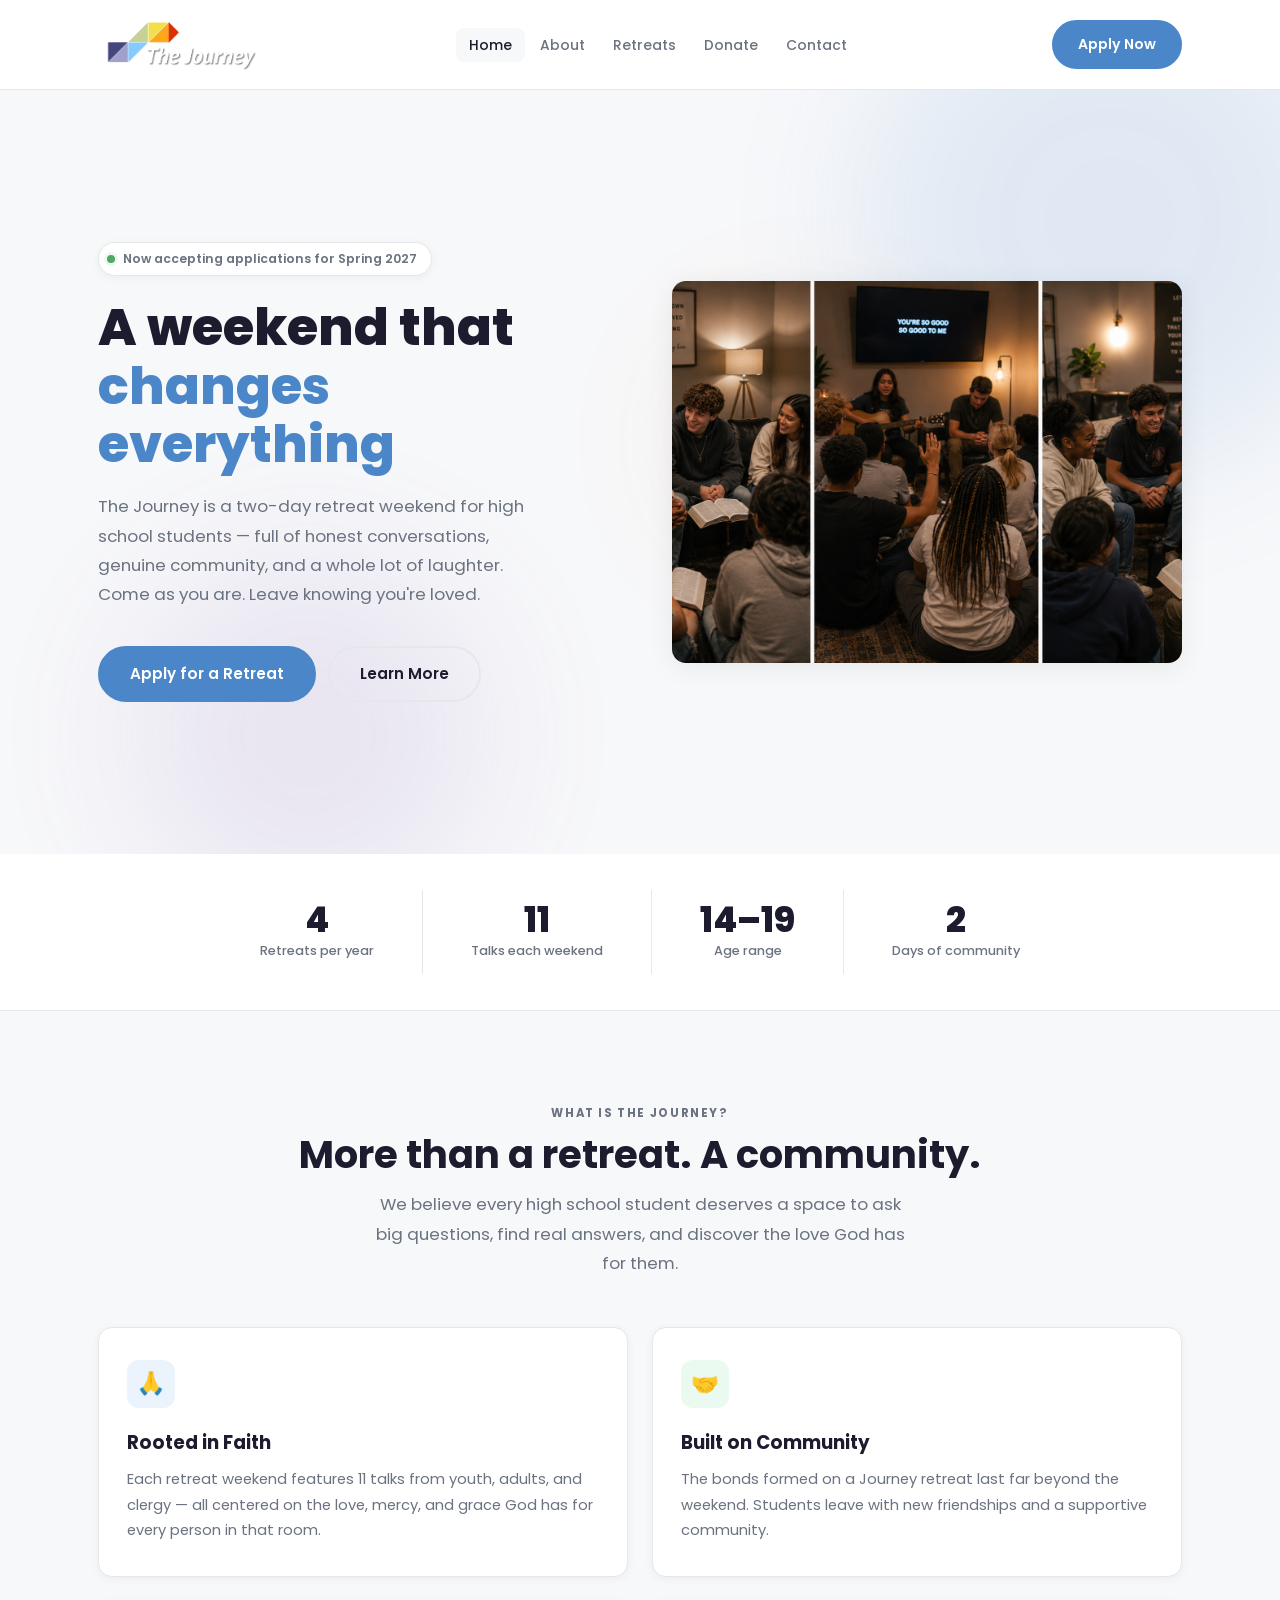
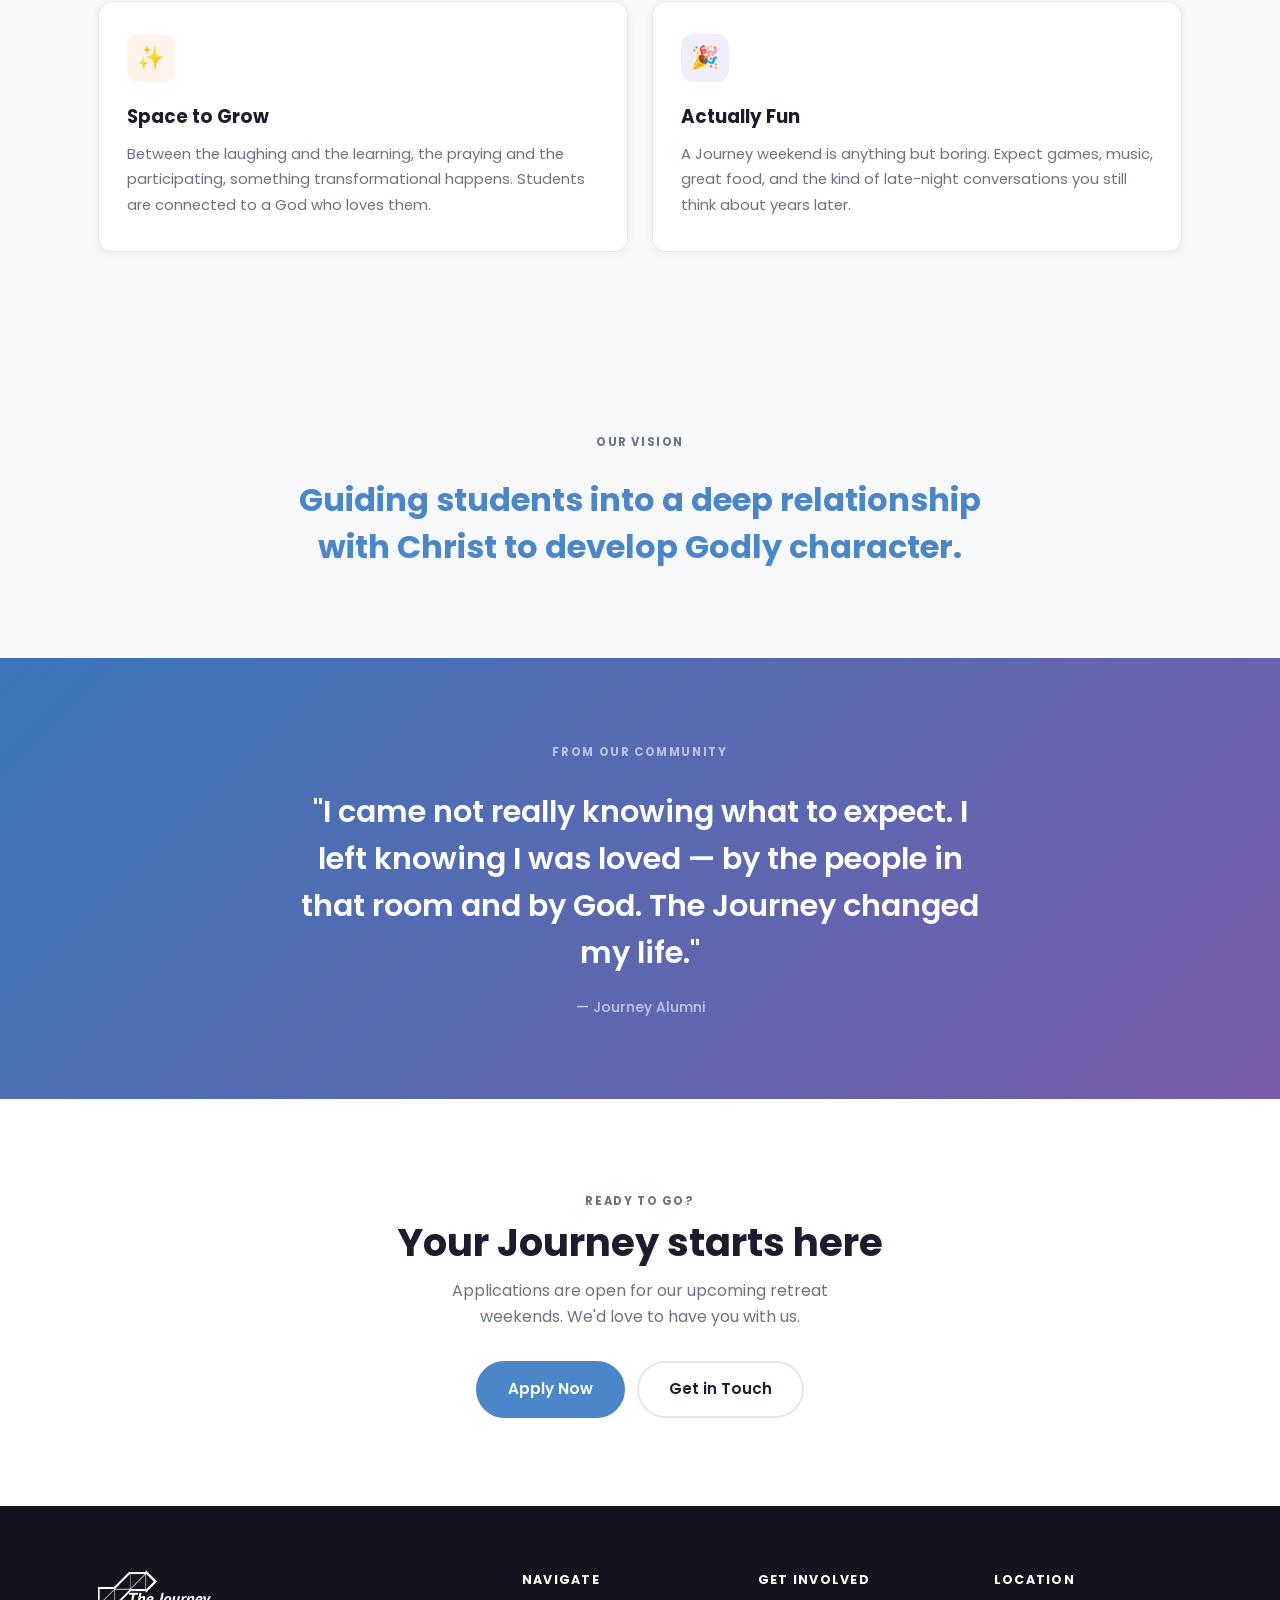
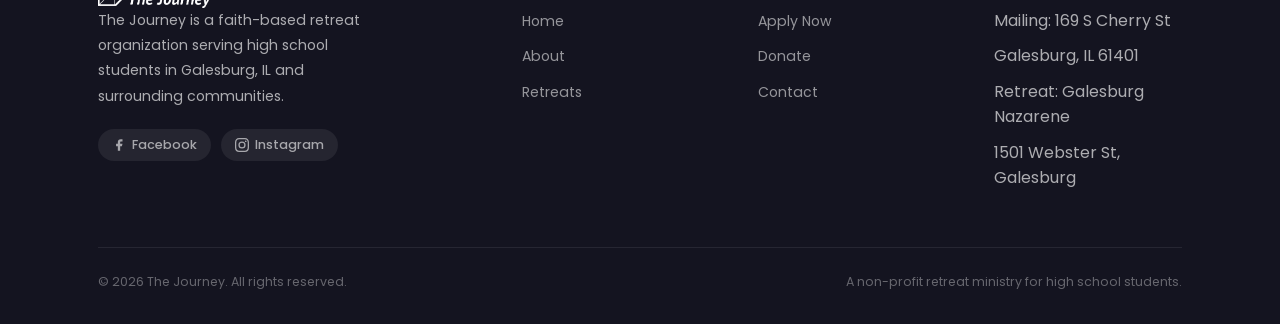
<file: index.html>
<!DOCTYPE html>
<html lang="en">
<head>
  <meta charset="UTF-8" />
  <meta name="viewport" content="width=device-width, initial-scale=1.0" />
  <title>The Journey — Retreat Weekends for High School Students</title>
  <meta name="description" content="The Journey hosts faith-based retreat weekends for high school students in the Galesburg, IL area. A weekend of laughter, growth, faith, and friendship." />
  <link rel="apple-touch-icon" sizes="180x180" href="images/favicon/apple-touch-icon.png">
  <link rel="icon" type="image/png" sizes="32x32" href="images/favicon/favicon-32x32.png">
  <link rel="icon" type="image/png" sizes="16x16" href="images/favicon/favicon-16x16.png">
  <link rel="manifest" href="images/favicon/site.webmanifest">
  <link rel="stylesheet" href="css/styles.css?v=3" />
</head>
<body>

  <!-- ===== NAVBAR ===== -->
  <nav class="navbar">
    <div class="container">
      <a href="index.html" class="nav-logo">
        <img src="images/logo.png" alt="The Journey" class="nav-logo-img">
      </a>
      <ul class="nav-links">
        <li><a href="index.html" class="active">Home</a></li>
        <li><a href="about.html">About</a></li>
        <li><a href="retreats.html">Retreats</a></li>
        <li><a href="donate.html">Donate</a></li>
        <li><a href="contact.html">Contact</a></li>
      </ul>
      <div class="nav-right">
        <a href="application.html" class="btn btn-primary">Apply Now</a>
        <button class="hamburger" aria-label="Open menu">
          <span></span><span></span><span></span>
        </button>
      </div>
    </div>
  </nav>

  <!-- Mobile Menu -->
  <div class="mobile-menu">
    <a href="index.html">Home</a>
    <a href="about.html">About</a>
    <a href="retreats.html">Retreats</a>
    <a href="donate.html">Donate</a>
    <a href="contact.html">Contact</a>
    <a href="application.html" class="btn btn-primary">Apply Now</a>
  </div>

  <!-- ===== HERO ===== -->
  <section class="hero">
    <div class="hero-blobs">
      <div class="blob blob-1"></div>
      <div class="blob blob-2"></div>
      <div class="blob blob-3"></div>
    </div>
    <div class="container">
      <div class="hero-content">
        <div class="hero-badge">
          <span class="badge-dot"></span>
          <span id="hero-season-badge">Now accepting applications for Spring 2026</span>
        </div>
        <h1>A weekend that <em>changes everything</em></h1>
        <p class="hero-desc">
          The Journey is a two-day retreat weekend for high school students — full of honest conversations,
          genuine community, and a whole lot of laughter. Come as you are. Leave knowing you're loved.
        </p>
        <div class="hero-actions">
          <a href="application.html" class="btn btn-primary btn-lg">Apply for a Retreat</a>
          <a href="about.html" class="btn btn-ghost btn-lg">Learn More</a>
        </div>
      </div>
      <div class="hero-img-wrap">
        <img src="images/hero.png" alt="Students at a Journey retreat" class="hero-photo">
      </div>
    </div>
  </section>

  <!-- ===== STATS BAR ===== -->
  <div class="stats-bar">
    <div class="container">
      <div class="stats-grid">
        <div class="stat">
          <div class="stat-num">4</div>
          <div class="stat-label">Retreats per year</div>
        </div>
        <div class="stat">
          <div class="stat-num">11</div>
          <div class="stat-label">Talks each weekend</div>
        </div>
        <div class="stat">
          <div class="stat-num">14–19</div>
          <div class="stat-label">Age range</div>
        </div>
        <div class="stat">
          <div class="stat-num">2</div>
          <div class="stat-label">Days of community</div>
        </div>
      </div>
    </div>
  </div>

  <!-- ===== WHAT IS THE JOURNEY ===== -->
  <section class="section-alt">
    <div class="container">
      <div class="tc">
        <span class="eyebrow">What is The Journey?</span>
        <h2>More than a retreat. A community.</h2>
        <p class="section-lead">
          We believe every high school student deserves a space to ask big questions,
          find real answers, and discover the love God has for them.
        </p>
      </div>
      <div class="cards-grid" style="grid-template-columns: repeat(2, 1fr);">
        <div class="card">
          <div class="card-icon card-icon-blue">🙏</div>
          <h3>Rooted in Faith</h3>
          <p>
            Each retreat weekend features 11 talks from youth, adults, and clergy — all centered
            on the love, mercy, and grace God has for every person in that room.
          </p>
        </div>
        <div class="card">
          <div class="card-icon card-icon-green">🤝</div>
          <h3>Built on Community</h3>
          <p>
            The bonds formed on a Journey retreat last far beyond the weekend.
            Students leave with new friendships and a supportive community.
          </p>
        </div>
        <div class="card">
          <div class="card-icon card-icon-orange">✨</div>
          <h3>Space to Grow</h3>
          <p>
            Between the laughing and the learning, the praying and the participating,
            something transformational happens. Students are connected to a God who loves them.
          </p>
        </div>
        <div class="card">
          <div class="card-icon card-icon-purple">🎉</div>
          <h3>Actually Fun</h3>
          <p>
            A Journey weekend is anything but boring. Expect games, music, great food,
            and the kind of late-night conversations you still think about years later.
          </p>
        </div>
      </div>
    </div>
  </section>

  <!-- ===== VISION CALLOUT ===== -->
  <section class="vision-callout-section">
    <div class="container tc">
      <span class="eyebrow">Our Vision</span>
      <p class="vision-callout-text">Guiding students into a deep relationship with Christ to develop Godly character.</p>
    </div>
  </section>

  <!-- ===== QUOTE BAND ===== -->
  <div class="quote-band">
    <div class="container">
      <span class="eyebrow">From our community</span>
      <p class="quote-text">
        "I came not really knowing what to expect. I left knowing I was loved — by the people in that room
        and by God. The Journey changed my life."
      </p>
      <p class="quote-attr">— Journey Alumni</p>
    </div>
  </div>

  <!-- ===== CTA SECTION ===== -->
  <section class="cta-section">
    <div class="container">
      <span class="eyebrow">Ready to go?</span>
      <h2>Your Journey starts here</h2>
      <p>Applications are open for our upcoming retreat weekends. We'd love to have you with us.</p>
      <div class="cta-actions">
        <a href="application.html" class="btn btn-primary btn-lg">Apply Now</a>
        <a href="contact.html" class="btn btn-ghost btn-lg">Get in Touch</a>
      </div>
    </div>
  </section>

  <!-- ===== FOOTER ===== -->
  <footer>
    <div class="container">
      <div class="footer-grid">
        <div class="footer-brand">
          <img src="images/logo-white.png" alt="The Journey" class="footer-logo-img">
          <p>
            The Journey is a faith-based retreat organization serving high school students
            in Galesburg, IL and surrounding communities.
          </p>
          <div class="footer-social">
            <a href="https://www.facebook.com/thejourney.galesburg/" class="social-pill" aria-label="Facebook" target="_blank" rel="noopener">
              <svg viewBox="0 0 24 24" fill="currentColor"><path d="M18 2h-3a5 5 0 00-5 5v3H7v4h3v8h4v-8h3l1-4h-4V7a1 1 0 011-1h3z"/></svg>
              Facebook
            </a>
          <a href="https://www.instagram.com/thejourney.galesburg/" class="social-pill" aria-label="Instagram" target="_blank" rel="noopener">
              <svg viewBox="0 0 24 24" fill="currentColor" width="16" height="16"><path d="M12 2.163c3.204 0 3.584.012 4.85.07 3.252.148 4.771 1.691 4.919 4.919.058 1.265.069 1.645.069 4.849 0 3.205-.012 3.584-.069 4.849-.149 3.225-1.664 4.771-4.919 4.919-1.266.058-1.644.07-4.85.07-3.204 0-3.584-.012-4.849-.07-3.26-.149-4.771-1.699-4.919-4.92-.058-1.265-.07-1.644-.07-4.849 0-3.204.013-3.583.07-4.849.149-3.227 1.664-4.771 4.919-4.919 1.266-.057 1.645-.069 4.849-.069zM12 0C8.741 0 8.333.014 7.053.072 2.695.272.273 2.69.073 7.052.014 8.333 0 8.741 0 12c0 3.259.014 3.668.072 4.948.2 4.358 2.618 6.78 6.98 6.98C8.333 23.986 8.741 24 12 24c3.259 0 3.668-.014 4.948-.072 4.354-.2 6.782-2.618 6.979-6.98.059-1.28.073-1.689.073-4.948 0-3.259-.014-3.667-.072-4.947-.196-4.354-2.617-6.78-6.979-6.98C15.668.014 15.259 0 12 0zm0 5.838a6.162 6.162 0 1 0 0 12.324 6.162 6.162 0 0 0 0-12.324zM12 16a4 4 0 1 1 0-8 4 4 0 0 1 0 8zm6.406-11.845a1.44 1.44 0 1 0 0 2.881 1.44 1.44 0 0 0 0-2.881z"/></svg>
              Instagram
            </a>
          </div>
        </div>
        <div class="footer-col">
          <h4>Navigate</h4>
          <ul>
            <li><a href="index.html">Home</a></li>
            <li><a href="about.html">About</a></li>
            <li><a href="retreats.html">Retreats</a></li>
              </ul>
        </div>
        <div class="footer-col">
          <h4>Get Involved</h4>
          <ul>
            <li><a href="application.html">Apply Now</a></li>
            <li><a href="donate.html">Donate</a></li>
            <li><a href="contact.html">Contact</a></li>
          </ul>
        </div>
        <div class="footer-col">
          <h4>Location</h4>
          <ul>
            <li>Mailing: 169 S Cherry St</li>
            <li>Galesburg, IL 61401</li>
            <li>Retreat: Galesburg Nazarene</li>
            <li>1501 Webster St, Galesburg</li>
          </ul>
        </div>
      </div>
      <div class="footer-bottom">
        <span>&copy; 2026 The Journey. All rights reserved.</span>
        <span>A non-profit retreat ministry for high school students.</span>
      </div>
    </div>
  </footer>

  <script src="js/main.js?v=2"></script>
</body>
</html>
</file>
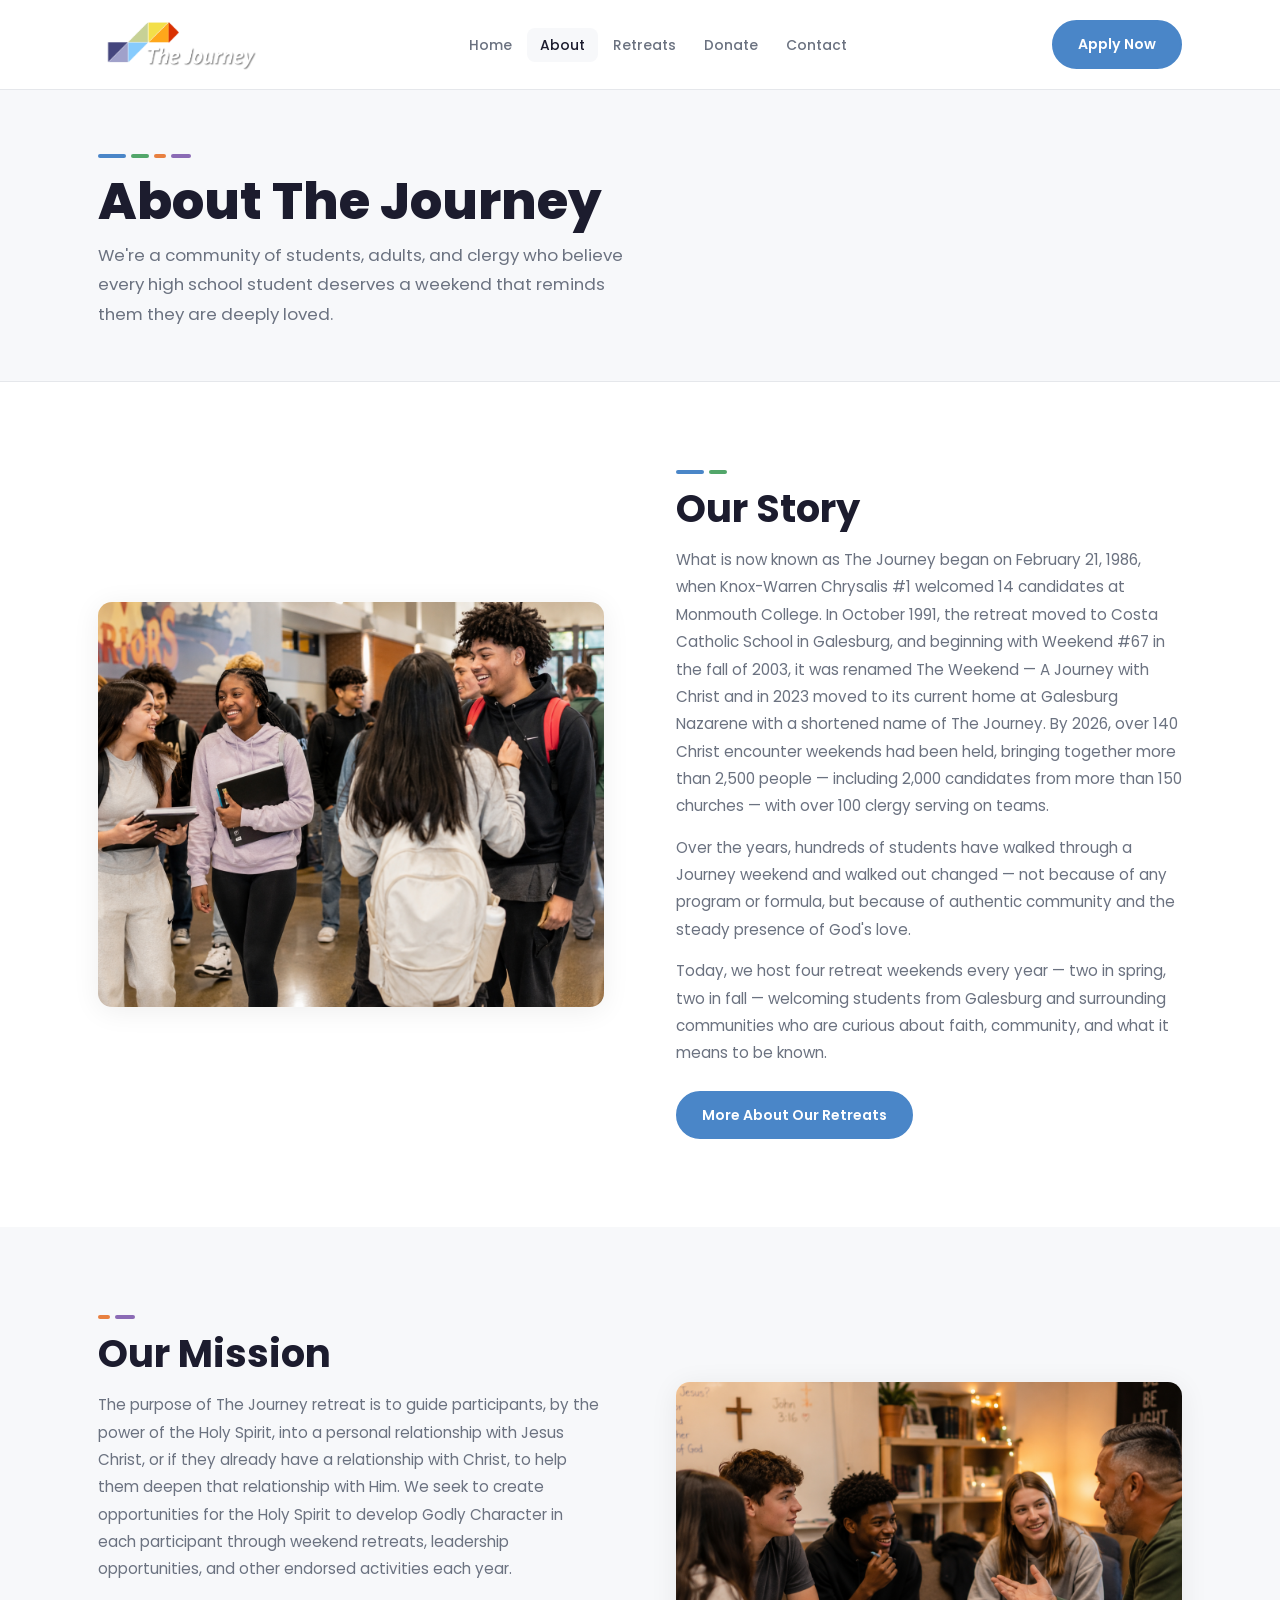
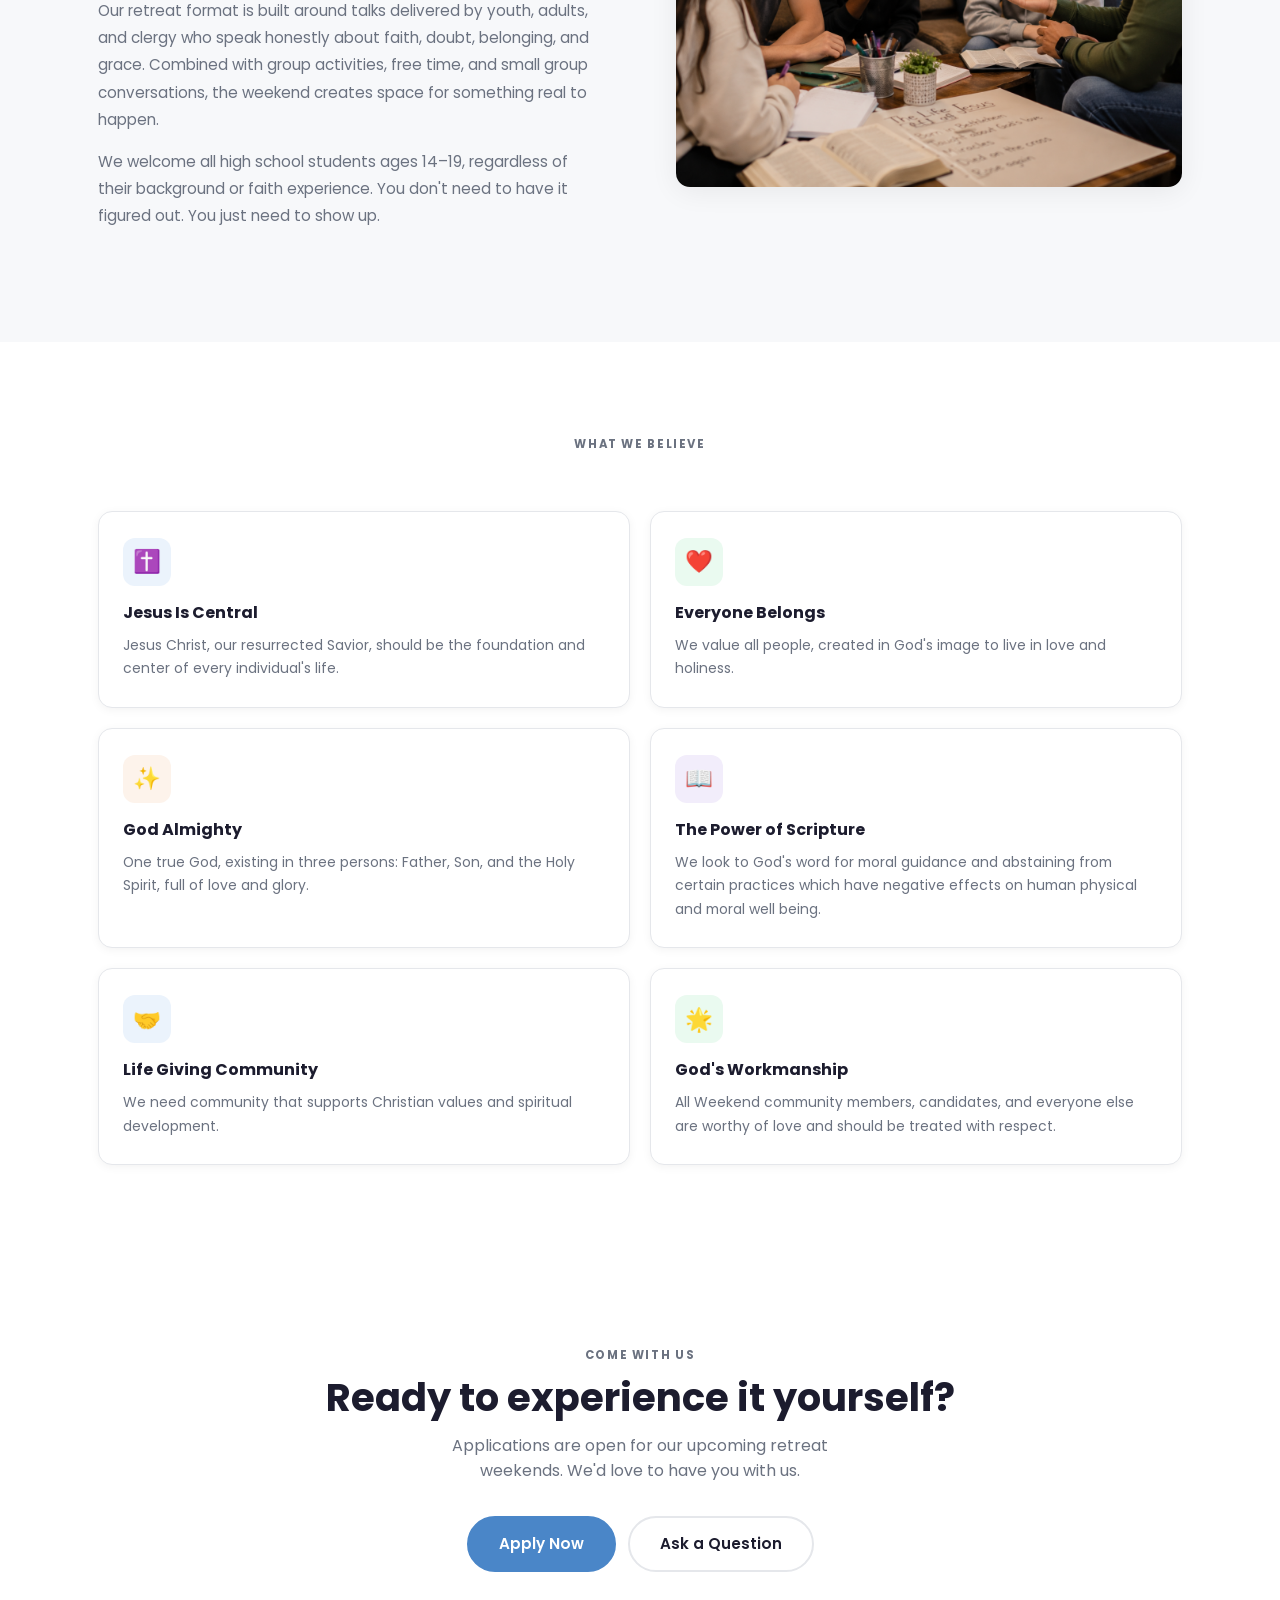
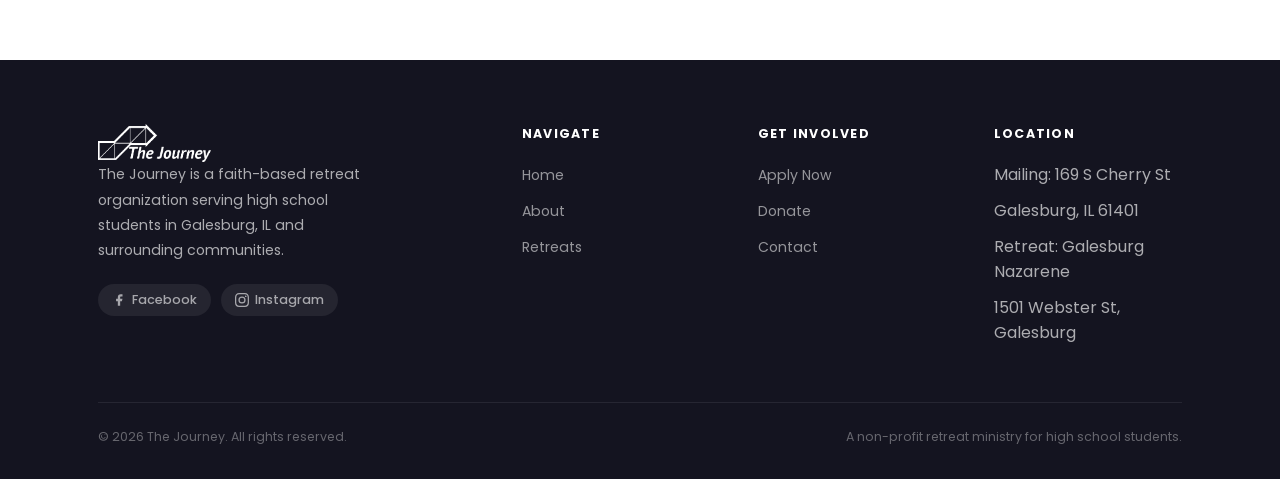
<file: about.html>
<!DOCTYPE html>
<html lang="en">
<head>
  <meta charset="UTF-8" />
  <meta name="viewport" content="width=device-width, initial-scale=1.0" />
  <title>About — The Journey</title>
  <meta name="description" content="Learn about The Journey's mission, story, and the team behind our high school retreat weekends in Galesburg, IL." />
  <link rel="apple-touch-icon" sizes="180x180" href="images/favicon/apple-touch-icon.png">
  <link rel="icon" type="image/png" sizes="32x32" href="images/favicon/favicon-32x32.png">
  <link rel="icon" type="image/png" sizes="16x16" href="images/favicon/favicon-16x16.png">
  <link rel="manifest" href="images/favicon/site.webmanifest">
  <link rel="stylesheet" href="css/styles.css" />
</head>
<body>

  <!-- ===== NAVBAR ===== -->
  <nav class="navbar">
    <div class="container">
      <a href="index.html" class="nav-logo">
        <img src="images/logo.png" alt="The Journey" class="nav-logo-img">
      </a>
      <ul class="nav-links">
        <li><a href="index.html">Home</a></li>
        <li><a href="about.html" class="active">About</a></li>
        <li><a href="retreats.html">Retreats</a></li>
        <li><a href="donate.html">Donate</a></li>
        <li><a href="contact.html">Contact</a></li>
      </ul>
      <div class="nav-right">
        <a href="application.html" class="btn btn-primary">Apply Now</a>
        <button class="hamburger" aria-label="Open menu">
          <span></span><span></span><span></span>
        </button>
      </div>
    </div>
  </nav>
  <div class="mobile-menu">
    <a href="index.html">Home</a>
    <a href="about.html">About</a>
    <a href="retreats.html">Retreats</a>
    <a href="donate.html">Donate</a>
    <a href="contact.html">Contact</a>
    <a href="application.html" class="btn btn-primary">Apply Now</a>
  </div>

  <!-- ===== PAGE HERO ===== -->
  <div class="page-hero">
    <div class="container">
      <div class="color-bar">
        <span class="cb-blue"></span>
        <span class="cb-green"></span>
        <span class="cb-orange"></span>
        <span class="cb-purple"></span>
      </div>
      <h1>About The Journey</h1>
      <p class="section-lead">
        We're a community of students, adults, and clergy who believe every high school student
        deserves a weekend that reminds them they are deeply loved.
      </p>
    </div>
  </div>

  <!-- ===== OUR STORY ===== -->
  <section>
    <div class="container">
      <div class="split-grid">
        <div class="split-img">
          <img src="images/about-story.png" alt="Our Story" class="split-photo">
        </div>
        <div class="split-text">
          <div class="color-bar">
            <span class="cb-blue"></span><span class="cb-green"></span>
          </div>
          <h2>Our Story</h2>
          <p>
            What is now known as The Journey began on February 21, 1986, when Knox-Warren Chrysalis #1
            welcomed 14 candidates at Monmouth College. In October 1991, the retreat moved to Costa
            Catholic School in Galesburg, and beginning with Weekend #67 in the fall of 2003, it was
            renamed The Weekend — A Journey with Christ and in 2023 moved to its current home at
            Galesburg Nazarene with a shortened name of The Journey. By 2026, over 140 Christ encounter
            weekends had been held, bringing together more than 2,500 people — including 2,000 candidates
            from more than 150 churches — with over 100 clergy serving on teams.
          </p>
          <p>
            Over the years, hundreds of students have walked through a Journey weekend and walked
            out changed — not because of any program or formula, but because of authentic community
            and the steady presence of God's love.
          </p>
          <p>
            Today, we host four retreat weekends every year — two in spring, two in fall — welcoming
            students from Galesburg and surrounding communities who are curious about faith,
            community, and what it means to be known.
          </p>
          <a href="retreats.html" class="btn btn-primary">More About Our Retreats</a>
        </div>
      </div>
    </div>
  </section>

  <!-- ===== MISSION ===== -->
  <section class="section-alt">
    <div class="container">
      <div class="split-grid reverse">
        <div class="split-img">
          <img src="images/about-mission.png" alt="Our Mission" class="split-photo">
        </div>
        <div class="split-text">
          <div class="color-bar">
            <span class="cb-orange"></span><span class="cb-purple"></span>
          </div>
          <h2>Our Mission</h2>
          <p>
            The purpose of The Journey retreat is to guide participants, by the power of the Holy Spirit,
            into a personal relationship with Jesus Christ, or if they already have a relationship with
            Christ, to help them deepen that relationship with Him. We seek to create opportunities for
            the Holy Spirit to develop Godly Character in each participant through weekend retreats,
            leadership opportunities, and other endorsed activities each year.
          </p>
          <p>
            Our retreat format is built around talks delivered by youth, adults, and clergy
            who speak honestly about faith, doubt, belonging, and grace. Combined with
            group activities, free time, and small group conversations, the weekend creates
            space for something real to happen.
          </p>
          <p>
            We welcome all high school students ages 14–19, regardless of their background
            or faith experience. You don't need to have it figured out. You just need to show up.
          </p>
        </div>
      </div>
    </div>
  </section>

  <!-- ===== OUR VALUES ===== -->
  <section>
    <div class="container">
      <div class="tc">
        <span class="eyebrow">What we believe</span>
      </div>
      <div class="values-grid">
        <div class="value-card">
          <div class="card-icon card-icon-blue">✝️</div>
          <h3>Jesus Is Central</h3>
          <p>Jesus Christ, our resurrected Savior, should be the foundation and center of every individual's life.</p>
        </div>
        <div class="value-card">
          <div class="card-icon card-icon-green">❤️</div>
          <h3>Everyone Belongs</h3>
          <p>We value all people, created in God's image to live in love and holiness.</p>
        </div>
        <div class="value-card">
          <div class="card-icon card-icon-orange">✨</div>
          <h3>God Almighty</h3>
          <p>One true God, existing in three persons: Father, Son, and the Holy Spirit, full of love and glory.</p>
        </div>
        <div class="value-card">
          <div class="card-icon card-icon-purple">📖</div>
          <h3>The Power of Scripture</h3>
          <p>We look to God's word for moral guidance and abstaining from certain practices which have negative effects on human physical and moral well being.</p>
        </div>
        <div class="value-card">
          <div class="card-icon card-icon-blue">🤝</div>
          <h3>Life Giving Community</h3>
          <p>We need community that supports Christian values and spiritual development.</p>
        </div>
        <div class="value-card">
          <div class="card-icon card-icon-green">🌟</div>
          <h3>God's Workmanship</h3>
          <p>All Weekend community members, candidates, and everyone else are worthy of love and should be treated with respect.</p>
        </div>
      </div>
    </div>
  </section>

  <!-- ===== CTA ===== -->
  <section class="cta-section">
    <div class="container">
      <span class="eyebrow">Come with us</span>
      <h2>Ready to experience it yourself?</h2>
      <p>Applications are open for our upcoming retreat weekends. We'd love to have you with us.</p>
      <div class="cta-actions">
        <a href="application.html" class="btn btn-primary btn-lg">Apply Now</a>
        <a href="contact.html" class="btn btn-ghost btn-lg">Ask a Question</a>
      </div>
    </div>
  </section>

  <!-- ===== FOOTER ===== -->
  <footer>
    <div class="container">
      <div class="footer-grid">
        <div class="footer-brand">
          <img src="images/logo-white.png" alt="The Journey" class="footer-logo-img">
          <p>The Journey is a faith-based retreat organization serving high school students in Galesburg, IL and surrounding communities.</p>
          <div class="footer-social">
            <a href="https://www.facebook.com/thejourney.galesburg/" class="social-pill" aria-label="Facebook" target="_blank" rel="noopener">
              <svg viewBox="0 0 24 24" fill="currentColor"><path d="M18 2h-3a5 5 0 00-5 5v3H7v4h3v8h4v-8h3l1-4h-4V7a1 1 0 011-1h3z"/></svg>
              Facebook
            </a>
          <a href="https://www.instagram.com/thejourney.galesburg/" class="social-pill" aria-label="Instagram" target="_blank" rel="noopener">
              <svg viewBox="0 0 24 24" fill="currentColor" width="16" height="16"><path d="M12 2.163c3.204 0 3.584.012 4.85.07 3.252.148 4.771 1.691 4.919 4.919.058 1.265.069 1.645.069 4.849 0 3.205-.012 3.584-.069 4.849-.149 3.225-1.664 4.771-4.919 4.919-1.266.058-1.644.07-4.85.07-3.204 0-3.584-.012-4.849-.07-3.26-.149-4.771-1.699-4.919-4.92-.058-1.265-.07-1.644-.07-4.849 0-3.204.013-3.583.07-4.849.149-3.227 1.664-4.771 4.919-4.919 1.266-.057 1.645-.069 4.849-.069zM12 0C8.741 0 8.333.014 7.053.072 2.695.272.273 2.69.073 7.052.014 8.333 0 8.741 0 12c0 3.259.014 3.668.072 4.948.2 4.358 2.618 6.78 6.98 6.98C8.333 23.986 8.741 24 12 24c3.259 0 3.668-.014 4.948-.072 4.354-.2 6.782-2.618 6.979-6.98.059-1.28.073-1.689.073-4.948 0-3.259-.014-3.667-.072-4.947-.196-4.354-2.617-6.78-6.979-6.98C15.668.014 15.259 0 12 0zm0 5.838a6.162 6.162 0 1 0 0 12.324 6.162 6.162 0 0 0 0-12.324zM12 16a4 4 0 1 1 0-8 4 4 0 0 1 0 8zm6.406-11.845a1.44 1.44 0 1 0 0 2.881 1.44 1.44 0 0 0 0-2.881z"/></svg>
              Instagram
            </a>
          </div>
        </div>
        <div class="footer-col">
          <h4>Navigate</h4>
          <ul>
            <li><a href="index.html">Home</a></li>
            <li><a href="about.html">About</a></li>
            <li><a href="retreats.html">Retreats</a></li>
              </ul>
        </div>
        <div class="footer-col">
          <h4>Get Involved</h4>
          <ul>
            <li><a href="application.html">Apply Now</a></li>
            <li><a href="donate.html">Donate</a></li>
            <li><a href="contact.html">Contact</a></li>
          </ul>
        </div>
        <div class="footer-col">
          <h4>Location</h4>
          <ul>
            <li>Mailing: 169 S Cherry St</li>
            <li>Galesburg, IL 61401</li>
            <li>Retreat: Galesburg Nazarene</li>
            <li>1501 Webster St, Galesburg</li>
          </ul>
        </div>
      </div>
      <div class="footer-bottom">
        <span>&copy; 2026 The Journey. All rights reserved.</span>
        <span>A non-profit retreat ministry for high school students.</span>
      </div>
    </div>
  </footer>

  <script src="js/main.js"></script>
</body>
</html>
</file>
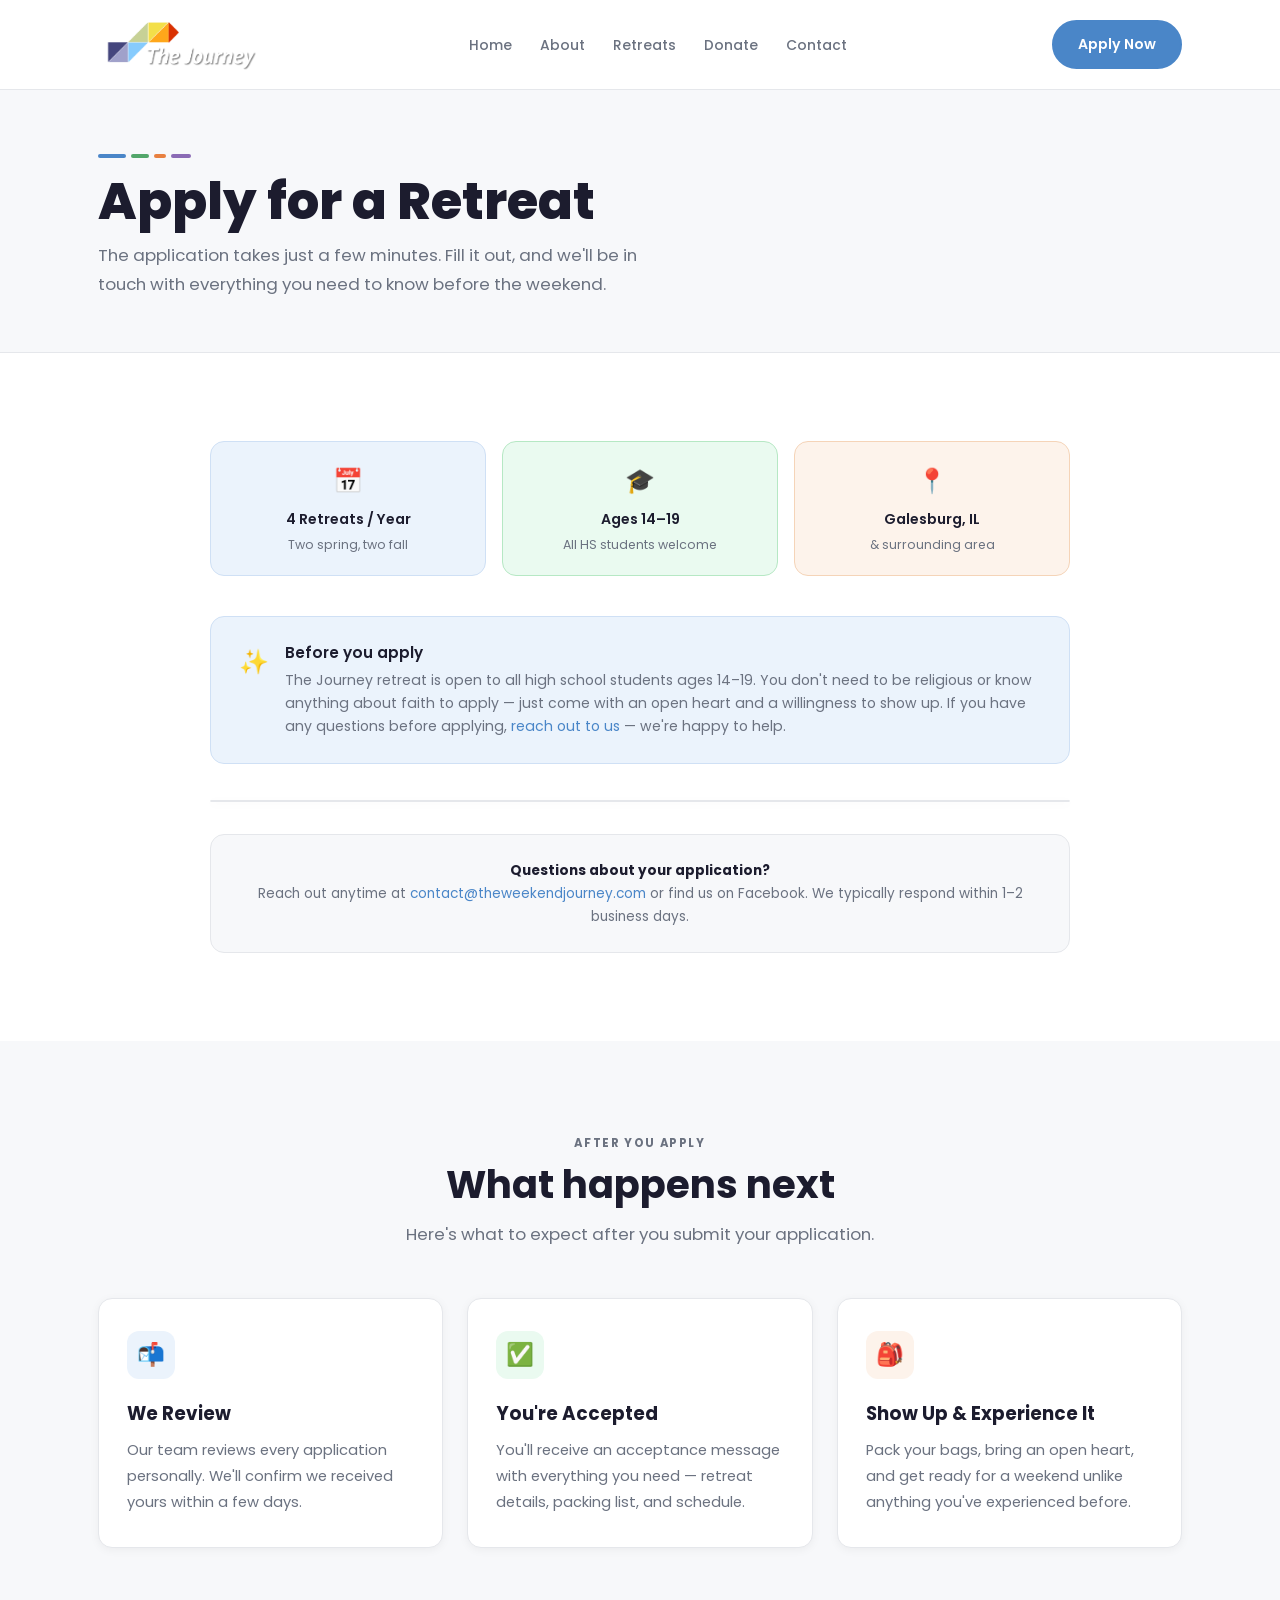
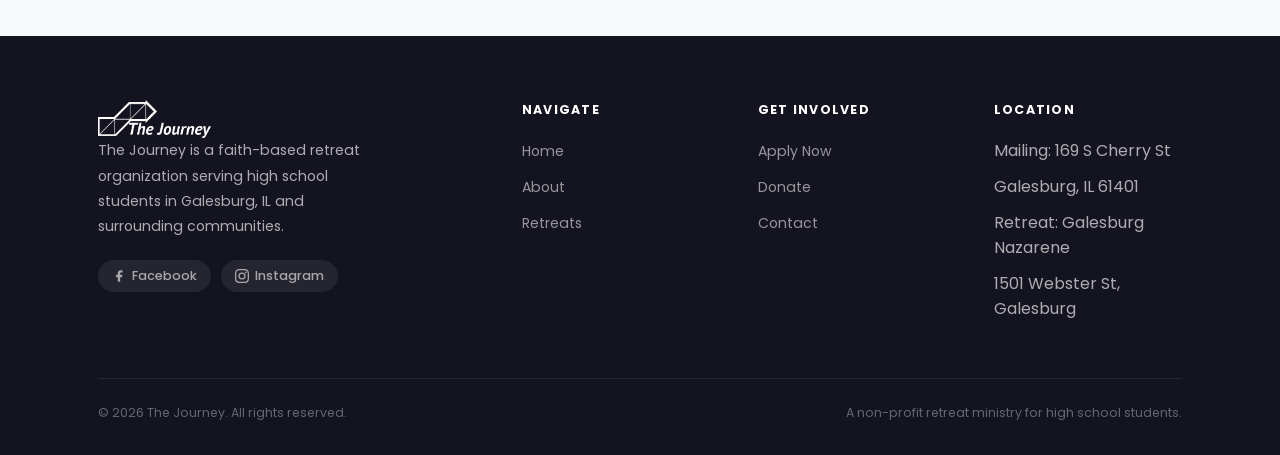
<file: application.html>
<!DOCTYPE html>
<html lang="en">
<head>
  <meta charset="UTF-8" />
  <meta name="viewport" content="width=device-width, initial-scale=1.0" />
  <title>Apply — The Journey</title>
  <meta name="description" content="Apply to attend a Journey retreat weekend. High school students ages 14–19 are welcome." />
  <link rel="apple-touch-icon" sizes="180x180" href="images/favicon/apple-touch-icon.png">
  <link rel="icon" type="image/png" sizes="32x32" href="images/favicon/favicon-32x32.png">
  <link rel="icon" type="image/png" sizes="16x16" href="images/favicon/favicon-16x16.png">
  <link rel="manifest" href="images/favicon/site.webmanifest">
  <link rel="stylesheet" href="css/styles.css" />
</head>
<body>

  <!-- ===== NAVBAR ===== -->
  <nav class="navbar">
    <div class="container">
      <a href="index.html" class="nav-logo">
        <img src="images/logo.png" alt="The Journey" class="nav-logo-img">
      </a>
      <ul class="nav-links">
        <li><a href="index.html">Home</a></li>
        <li><a href="about.html">About</a></li>
        <li><a href="retreats.html">Retreats</a></li>
        <li><a href="donate.html">Donate</a></li>
        <li><a href="contact.html">Contact</a></li>
      </ul>
      <div class="nav-right">
        <a href="application.html" class="btn btn-primary">Apply Now</a>
        <button class="hamburger" aria-label="Open menu">
          <span></span><span></span><span></span>
        </button>
      </div>
    </div>
  </nav>
  <div class="mobile-menu">
    <a href="index.html">Home</a>
    <a href="about.html">About</a>
    <a href="retreats.html">Retreats</a>
    <a href="donate.html">Donate</a>
    <a href="contact.html">Contact</a>
    <a href="application.html" class="btn btn-primary">Apply Now</a>
  </div>

  <!-- ===== PAGE HERO ===== -->
  <div class="page-hero">
    <div class="container">
      <div class="color-bar">
        <span class="cb-blue"></span>
        <span class="cb-green"></span>
        <span class="cb-orange"></span>
        <span class="cb-purple"></span>
      </div>
      <h1>Apply for a Retreat</h1>
      <p class="section-lead">
        The application takes just a few minutes. Fill it out, and we'll be in touch with
        everything you need to know before the weekend.
      </p>
    </div>
  </div>

  <!-- ===== APPLICATION SECTION ===== -->
  <section>
    <div class="container">
      <div class="app-wrap">

        <!-- Quick-info cards -->
        <div style="display:grid; grid-template-columns:repeat(3,1fr); gap:16px; margin-bottom:40px;" class="app-info-grid">
          <div style="background:var(--blue-light); border:1px solid #cfe0f5; border-radius:var(--radius); padding:20px 18px; text-align:center;">
            <div style="font-size:1.5rem; margin-bottom:8px;">📅</div>
            <h4 style="font-size:0.88rem; margin-bottom:4px;">4 Retreats / Year</h4>
            <p style="font-size:0.78rem; color:var(--muted);">Two spring, two fall</p>
          </div>
          <div style="background:var(--green-light); border:1px solid #b6e8c4; border-radius:var(--radius); padding:20px 18px; text-align:center;">
            <div style="font-size:1.5rem; margin-bottom:8px;">🎓</div>
            <h4 style="font-size:0.88rem; margin-bottom:4px;">Ages 14–19</h4>
            <p style="font-size:0.78rem; color:var(--muted);">All HS students welcome</p>
          </div>
          <div style="background:var(--orange-light); border:1px solid #f5d4b8; border-radius:var(--radius); padding:20px 18px; text-align:center;">
            <div style="font-size:1.5rem; margin-bottom:8px;">📍</div>
            <h4 style="font-size:0.88rem; margin-bottom:4px;">Galesburg, IL</h4>
            <p style="font-size:0.78rem; color:var(--muted);">& surrounding area</p>
          </div>
        </div>

        <!-- Intro callout -->
        <div class="app-intro">
          <div class="app-intro-icon">✨</div>
          <div>
            <h4>Before you apply</h4>
            <p>
              The Journey retreat is open to all high school students ages 14–19. You don't need to be religious
              or know anything about faith to apply — just come with an open heart and a willingness to show up.
              If you have any questions before applying, <a href="contact.html" style="color:var(--blue);">reach out to us</a> — we're happy to help.
            </p>
          </div>
        </div>

        <!-- JotForm Embed -->
        <div class="jotform-frame">
          <script type="text/javascript" src="https://form.jotform.com/jsform/230375299732160"></script>
        </div>

        <noscript>
          <div style="background:var(--bg-alt); border:1px solid var(--border); border-radius:var(--radius); padding:32px; text-align:center; margin-top:16px;">
            <p style="color:var(--muted);">JavaScript is required to load the application form. Please enable JavaScript or <a href="mailto:contact@theweekendjourney.com" style="color:var(--blue);">email us</a> directly.</p>
          </div>
        </noscript>

        <div style="margin-top:32px; padding:24px; background:var(--bg-alt); border-radius:var(--radius); border:1px solid var(--border);">
          <p style="font-size:0.85rem; color:var(--muted); line-height:1.7; text-align:center;">
            <strong style="color:var(--text);">Questions about your application?</strong><br>
            Reach out anytime at <a href="mailto:contact@theweekendjourney.com" style="color:var(--blue);">contact@theweekendjourney.com</a> or find us on Facebook.
            We typically respond within 1–2 business days.
          </p>
        </div>

      </div>
    </div>
  </section>

  <!-- ===== WHAT HAPPENS NEXT ===== -->
  <section class="section-alt">
    <div class="container">
      <div class="tc">
        <span class="eyebrow">After you apply</span>
        <h2>What happens next</h2>
        <p class="section-lead">Here's what to expect after you submit your application.</p>
      </div>
      <div style="display:grid; grid-template-columns:repeat(3,1fr); gap:24px; margin-top:48px; counter-reset:steps;" class="steps-grid">
        <div class="card" style="position:relative;">
          <div class="card-icon card-icon-blue">📬</div>
          <h3>We Review</h3>
          <p>Our team reviews every application personally. We'll confirm we received yours within a few days.</p>
        </div>
        <div class="card">
          <div class="card-icon card-icon-green">✅</div>
          <h3>You're Accepted</h3>
          <p>You'll receive an acceptance message with everything you need — retreat details, packing list, and schedule.</p>
        </div>
        <div class="card">
          <div class="card-icon card-icon-orange">🎒</div>
          <h3>Show Up & Experience It</h3>
          <p>Pack your bags, bring an open heart, and get ready for a weekend unlike anything you've experienced before.</p>
        </div>
      </div>
    </div>
  </section>

  <!-- ===== FOOTER ===== -->
  <footer>
    <div class="container">
      <div class="footer-grid">
        <div class="footer-brand">
          <img src="images/logo-white.png" alt="The Journey" class="footer-logo-img">
          <p>The Journey is a faith-based retreat organization serving high school students in Galesburg, IL and surrounding communities.</p>
          <div class="footer-social">
            <a href="https://www.facebook.com/thejourney.galesburg/" class="social-pill" aria-label="Facebook" target="_blank" rel="noopener">
              <svg viewBox="0 0 24 24" fill="currentColor"><path d="M18 2h-3a5 5 0 00-5 5v3H7v4h3v8h4v-8h3l1-4h-4V7a1 1 0 011-1h3z"/></svg>
              Facebook
            </a>
          <a href="https://www.instagram.com/thejourney.galesburg/" class="social-pill" aria-label="Instagram" target="_blank" rel="noopener">
              <svg viewBox="0 0 24 24" fill="currentColor" width="16" height="16"><path d="M12 2.163c3.204 0 3.584.012 4.85.07 3.252.148 4.771 1.691 4.919 4.919.058 1.265.069 1.645.069 4.849 0 3.205-.012 3.584-.069 4.849-.149 3.225-1.664 4.771-4.919 4.919-1.266.058-1.644.07-4.85.07-3.204 0-3.584-.012-4.849-.07-3.26-.149-4.771-1.699-4.919-4.92-.058-1.265-.07-1.644-.07-4.849 0-3.204.013-3.583.07-4.849.149-3.227 1.664-4.771 4.919-4.919 1.266-.057 1.645-.069 4.849-.069zM12 0C8.741 0 8.333.014 7.053.072 2.695.272.273 2.69.073 7.052.014 8.333 0 8.741 0 12c0 3.259.014 3.668.072 4.948.2 4.358 2.618 6.78 6.98 6.98C8.333 23.986 8.741 24 12 24c3.259 0 3.668-.014 4.948-.072 4.354-.2 6.782-2.618 6.979-6.98.059-1.28.073-1.689.073-4.948 0-3.259-.014-3.667-.072-4.947-.196-4.354-2.617-6.78-6.979-6.98C15.668.014 15.259 0 12 0zm0 5.838a6.162 6.162 0 1 0 0 12.324 6.162 6.162 0 0 0 0-12.324zM12 16a4 4 0 1 1 0-8 4 4 0 0 1 0 8zm6.406-11.845a1.44 1.44 0 1 0 0 2.881 1.44 1.44 0 0 0 0-2.881z"/></svg>
              Instagram
            </a>
          </div>
        </div>
        <div class="footer-col">
          <h4>Navigate</h4>
          <ul>
            <li><a href="index.html">Home</a></li>
            <li><a href="about.html">About</a></li>
            <li><a href="retreats.html">Retreats</a></li>
              </ul>
        </div>
        <div class="footer-col">
          <h4>Get Involved</h4>
          <ul>
            <li><a href="application.html">Apply Now</a></li>
            <li><a href="donate.html">Donate</a></li>
            <li><a href="contact.html">Contact</a></li>
          </ul>
        </div>
        <div class="footer-col">
          <h4>Location</h4>
          <ul>
            <li>Mailing: 169 S Cherry St</li>
            <li>Galesburg, IL 61401</li>
            <li>Retreat: Galesburg Nazarene</li>
            <li>1501 Webster St, Galesburg</li>
          </ul>
        </div>
      </div>
      <div class="footer-bottom">
        <span>&copy; 2026 The Journey. All rights reserved.</span>
        <span>A non-profit retreat ministry for high school students.</span>
      </div>
    </div>
  </footer>

  <style>
    @media (max-width: 680px) {
      .app-info-grid { grid-template-columns: 1fr !important; }
      .steps-grid    { grid-template-columns: 1fr !important; }
    }
  </style>

  <script src="js/main.js"></script>
</body>
</html>
</file>
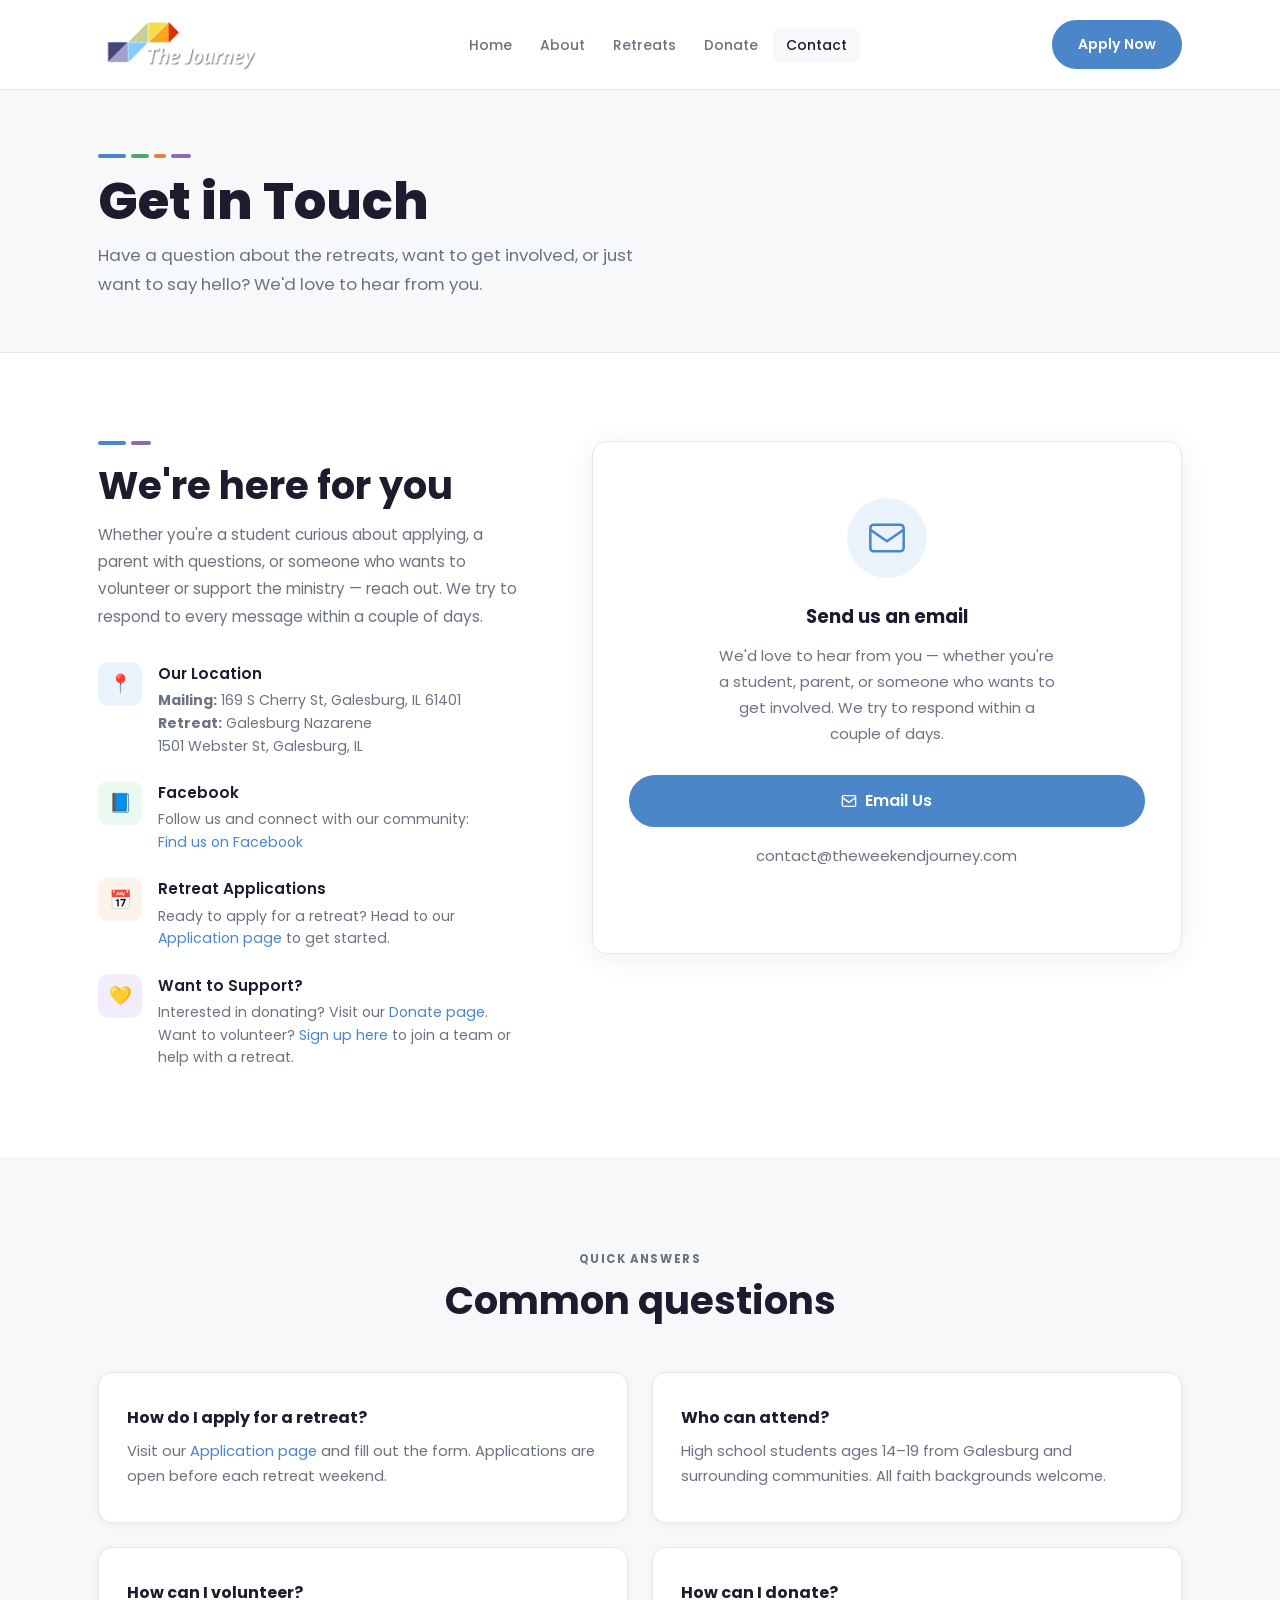
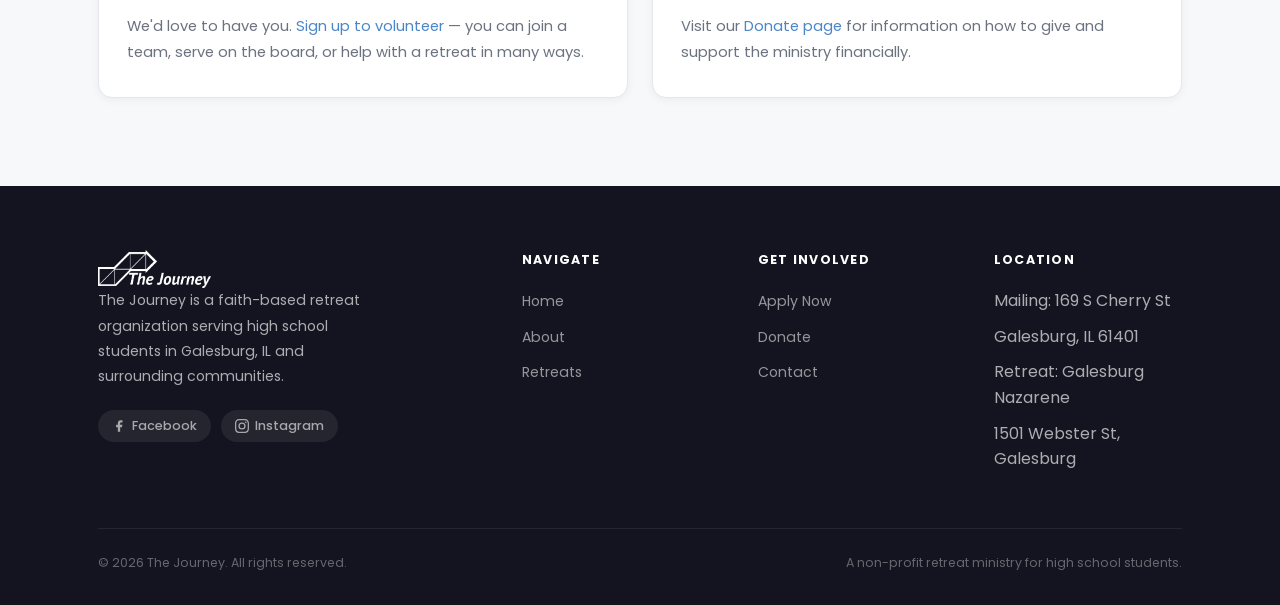
<file: contact.html>
<!DOCTYPE html>
<html lang="en">
<head>
  <meta charset="UTF-8" />
  <meta name="viewport" content="width=device-width, initial-scale=1.0" />
  <title>Contact — The Journey</title>
  <meta name="description" content="Get in touch with The Journey team. We'd love to hear from you." />
  <link rel="apple-touch-icon" sizes="180x180" href="images/favicon/apple-touch-icon.png">
  <link rel="icon" type="image/png" sizes="32x32" href="images/favicon/favicon-32x32.png">
  <link rel="icon" type="image/png" sizes="16x16" href="images/favicon/favicon-16x16.png">
  <link rel="manifest" href="images/favicon/site.webmanifest">
  <link rel="stylesheet" href="css/styles.css?v=3" />
</head>
<body>

  <!-- ===== NAVBAR ===== -->
  <nav class="navbar">
    <div class="container">
      <a href="index.html" class="nav-logo">
        <img src="images/logo.png" alt="The Journey" class="nav-logo-img">
      </a>
      <ul class="nav-links">
        <li><a href="index.html">Home</a></li>
        <li><a href="about.html">About</a></li>
        <li><a href="retreats.html">Retreats</a></li>
        <li><a href="donate.html">Donate</a></li>
        <li><a href="contact.html" class="active">Contact</a></li>
      </ul>
      <div class="nav-right">
        <a href="application.html" class="btn btn-primary">Apply Now</a>
        <button class="hamburger" aria-label="Open menu">
          <span></span><span></span><span></span>
        </button>
      </div>
    </div>
  </nav>
  <div class="mobile-menu">
    <a href="index.html">Home</a>
    <a href="about.html">About</a>
    <a href="retreats.html">Retreats</a>
    <a href="donate.html">Donate</a>
    <a href="contact.html">Contact</a>
    <a href="application.html" class="btn btn-primary">Apply Now</a>
  </div>

  <!-- ===== PAGE HERO ===== -->
  <div class="page-hero">
    <div class="container">
      <div class="color-bar">
        <span class="cb-blue"></span>
        <span class="cb-green"></span>
        <span class="cb-orange"></span>
        <span class="cb-purple"></span>
      </div>
      <h1>Get in Touch</h1>
      <p class="section-lead">
        Have a question about the retreats, want to get involved, or just want to say hello?
        We'd love to hear from you.
      </p>
    </div>
  </div>

  <!-- ===== CONTACT SPLIT ===== -->
  <section>
    <div class="container">
      <div class="contact-split">

        <!-- Left: Info -->
        <div>
          <div class="color-bar">
            <span class="cb-blue"></span><span class="cb-purple"></span>
          </div>
          <h2>We're here for you</h2>
          <p style="color:var(--muted); line-height:1.8; font-size:0.95rem; margin-top:12px; margin-bottom:32px;">
            Whether you're a student curious about applying, a parent with questions,
            or someone who wants to volunteer or support the ministry — reach out.
            We try to respond to every message within a couple of days.
          </p>

          <div class="contact-info-list">
            <div class="ci-item">
              <div class="ci-icon card-icon-blue">📍</div>
              <div>
                <h4>Our Location</h4>
                <p><strong>Mailing:</strong> 169 S Cherry St, Galesburg, IL 61401<br>
                   <strong>Retreat:</strong> Galesburg Nazarene<br>
                   1501 Webster St, Galesburg, IL</p>
              </div>
            </div>
            <div class="ci-item">
              <div class="ci-icon card-icon-green">📘</div>
              <div>
                <h4>Facebook</h4>
                <p>Follow us and connect with our community:<br>
                  <a href="https://www.facebook.com/thejourney.galesburg/" target="_blank" rel="noopener" style="color:var(--blue);">Find us on Facebook</a>
                </p>
              </div>
            </div>
            <div class="ci-item">
              <div class="ci-icon card-icon-orange">📅</div>
              <div>
                <h4>Retreat Applications</h4>
                <p>Ready to apply for a retreat? Head to our<br>
                  <a href="application.html" style="color:var(--blue);">Application page</a> to get started.
                </p>
              </div>
            </div>
            <div class="ci-item">
              <div class="ci-icon card-icon-purple">💛</div>
              <div>
                <h4>Want to Support?</h4>
                <p>Interested in donating? Visit our <a href="donate.html" style="color:var(--blue);">Donate page</a>.<br>
                  Want to volunteer? <a href="https://thejourney.short.gy/serve" target="_blank" rel="noopener" style="color:var(--blue);">Sign up here</a> to join a team or help with a retreat.
                </p>
              </div>
            </div>
          </div>
        </div>

        <!-- Right: Email CTA -->
        <div class="contact-form-box contact-email-box">
          <div class="contact-email-icon">
            <svg viewBox="0 0 24 24" fill="none" stroke="currentColor" stroke-width="1.5" width="40" height="40">
              <rect x="2" y="4" width="20" height="16" rx="2"/>
              <path d="M2 7l10 7 10-7"/>
            </svg>
          </div>
          <h3>Send us an email</h3>
          <p>We'd love to hear from you — whether you're a student, parent, or someone who wants to get involved. We try to respond within a couple of days.</p>
          <a href="mailto:contact@theweekendjourney.com" class="btn btn-primary contact-email-btn">
            <svg viewBox="0 0 24 24" fill="none" stroke="currentColor" stroke-width="2" width="18" height="18">
              <rect x="2" y="4" width="20" height="16" rx="2"/>
              <path d="M2 7l10 7 10-7"/>
            </svg>
            Email Us
          </a>
          <p class="contact-email-address">contact@theweekendjourney.com</p>
        </div>

      </div>
    </div>
  </section>

  <!-- ===== FAQ STRIP ===== -->
  <section class="section-alt">
    <div class="container">
      <div class="tc">
        <span class="eyebrow">Quick answers</span>
        <h2>Common questions</h2>
      </div>
      <div style="display:grid; grid-template-columns:1fr 1fr; gap:24px; margin-top:48px;" class="faq-mini-grid">
        <div class="card">
          <h3 style="font-size:1rem; margin-bottom:8px;">How do I apply for a retreat?</h3>
          <p>Visit our <a href="application.html" style="color:var(--blue);">Application page</a> and fill out the form. Applications are open before each retreat weekend.</p>
        </div>
        <div class="card">
          <h3 style="font-size:1rem; margin-bottom:8px;">Who can attend?</h3>
          <p>High school students ages 14–19 from Galesburg and surrounding communities. All faith backgrounds welcome.</p>
        </div>
        <div class="card">
          <h3 style="font-size:1rem; margin-bottom:8px;">How can I volunteer?</h3>
          <p>We'd love to have you. <a href="https://thejourney.short.gy/serve" target="_blank" rel="noopener" style="color:var(--blue);">Sign up to volunteer</a> — you can join a team, serve on the board, or help with a retreat in many ways.</p>
        </div>
        <div class="card">
          <h3 style="font-size:1rem; margin-bottom:8px;">How can I donate?</h3>
          <p>Visit our <a href="donate.html" style="color:var(--blue);">Donate page</a> for information on how to give and support the ministry financially.</p>
        </div>
      </div>
    </div>
  </section>

  <!-- ===== FOOTER ===== -->
  <footer>
    <div class="container">
      <div class="footer-grid">
        <div class="footer-brand">
          <img src="images/logo-white.png" alt="The Journey" class="footer-logo-img">
          <p>The Journey is a faith-based retreat organization serving high school students in Galesburg, IL and surrounding communities.</p>
          <div class="footer-social">
            <a href="https://www.facebook.com/thejourney.galesburg/" class="social-pill" aria-label="Facebook" target="_blank" rel="noopener">
              <svg viewBox="0 0 24 24" fill="currentColor"><path d="M18 2h-3a5 5 0 00-5 5v3H7v4h3v8h4v-8h3l1-4h-4V7a1 1 0 011-1h3z"/></svg>
              Facebook
            </a>
          <a href="https://www.instagram.com/thejourney.galesburg/" class="social-pill" aria-label="Instagram" target="_blank" rel="noopener">
              <svg viewBox="0 0 24 24" fill="currentColor" width="16" height="16"><path d="M12 2.163c3.204 0 3.584.012 4.85.07 3.252.148 4.771 1.691 4.919 4.919.058 1.265.069 1.645.069 4.849 0 3.205-.012 3.584-.069 4.849-.149 3.225-1.664 4.771-4.919 4.919-1.266.058-1.644.07-4.85.07-3.204 0-3.584-.012-4.849-.07-3.26-.149-4.771-1.699-4.919-4.92-.058-1.265-.07-1.644-.07-4.849 0-3.204.013-3.583.07-4.849.149-3.227 1.664-4.771 4.919-4.919 1.266-.057 1.645-.069 4.849-.069zM12 0C8.741 0 8.333.014 7.053.072 2.695.272.273 2.69.073 7.052.014 8.333 0 8.741 0 12c0 3.259.014 3.668.072 4.948.2 4.358 2.618 6.78 6.98 6.98C8.333 23.986 8.741 24 12 24c3.259 0 3.668-.014 4.948-.072 4.354-.2 6.782-2.618 6.979-6.98.059-1.28.073-1.689.073-4.948 0-3.259-.014-3.667-.072-4.947-.196-4.354-2.617-6.78-6.979-6.98C15.668.014 15.259 0 12 0zm0 5.838a6.162 6.162 0 1 0 0 12.324 6.162 6.162 0 0 0 0-12.324zM12 16a4 4 0 1 1 0-8 4 4 0 0 1 0 8zm6.406-11.845a1.44 1.44 0 1 0 0 2.881 1.44 1.44 0 0 0 0-2.881z"/></svg>
              Instagram
            </a>
          </div>
        </div>
        <div class="footer-col">
          <h4>Navigate</h4>
          <ul>
            <li><a href="index.html">Home</a></li>
            <li><a href="about.html">About</a></li>
            <li><a href="retreats.html">Retreats</a></li>
              </ul>
        </div>
        <div class="footer-col">
          <h4>Get Involved</h4>
          <ul>
            <li><a href="application.html">Apply Now</a></li>
            <li><a href="donate.html">Donate</a></li>
            <li><a href="contact.html">Contact</a></li>
          </ul>
        </div>
        <div class="footer-col">
          <h4>Location</h4>
          <ul>
            <li>Mailing: 169 S Cherry St</li>
            <li>Galesburg, IL 61401</li>
            <li>Retreat: Galesburg Nazarene</li>
            <li>1501 Webster St, Galesburg</li>
          </ul>
        </div>
      </div>
      <div class="footer-bottom">
        <span>&copy; 2026 The Journey. All rights reserved.</span>
        <span>A non-profit retreat ministry for high school students.</span>
      </div>
    </div>
  </footer>

  <style>
    @media (max-width: 680px) {
      .faq-mini-grid { grid-template-columns: 1fr !important; }
    }
  </style>

  <script src="js/main.js"></script>
</body>
</html>
</file>
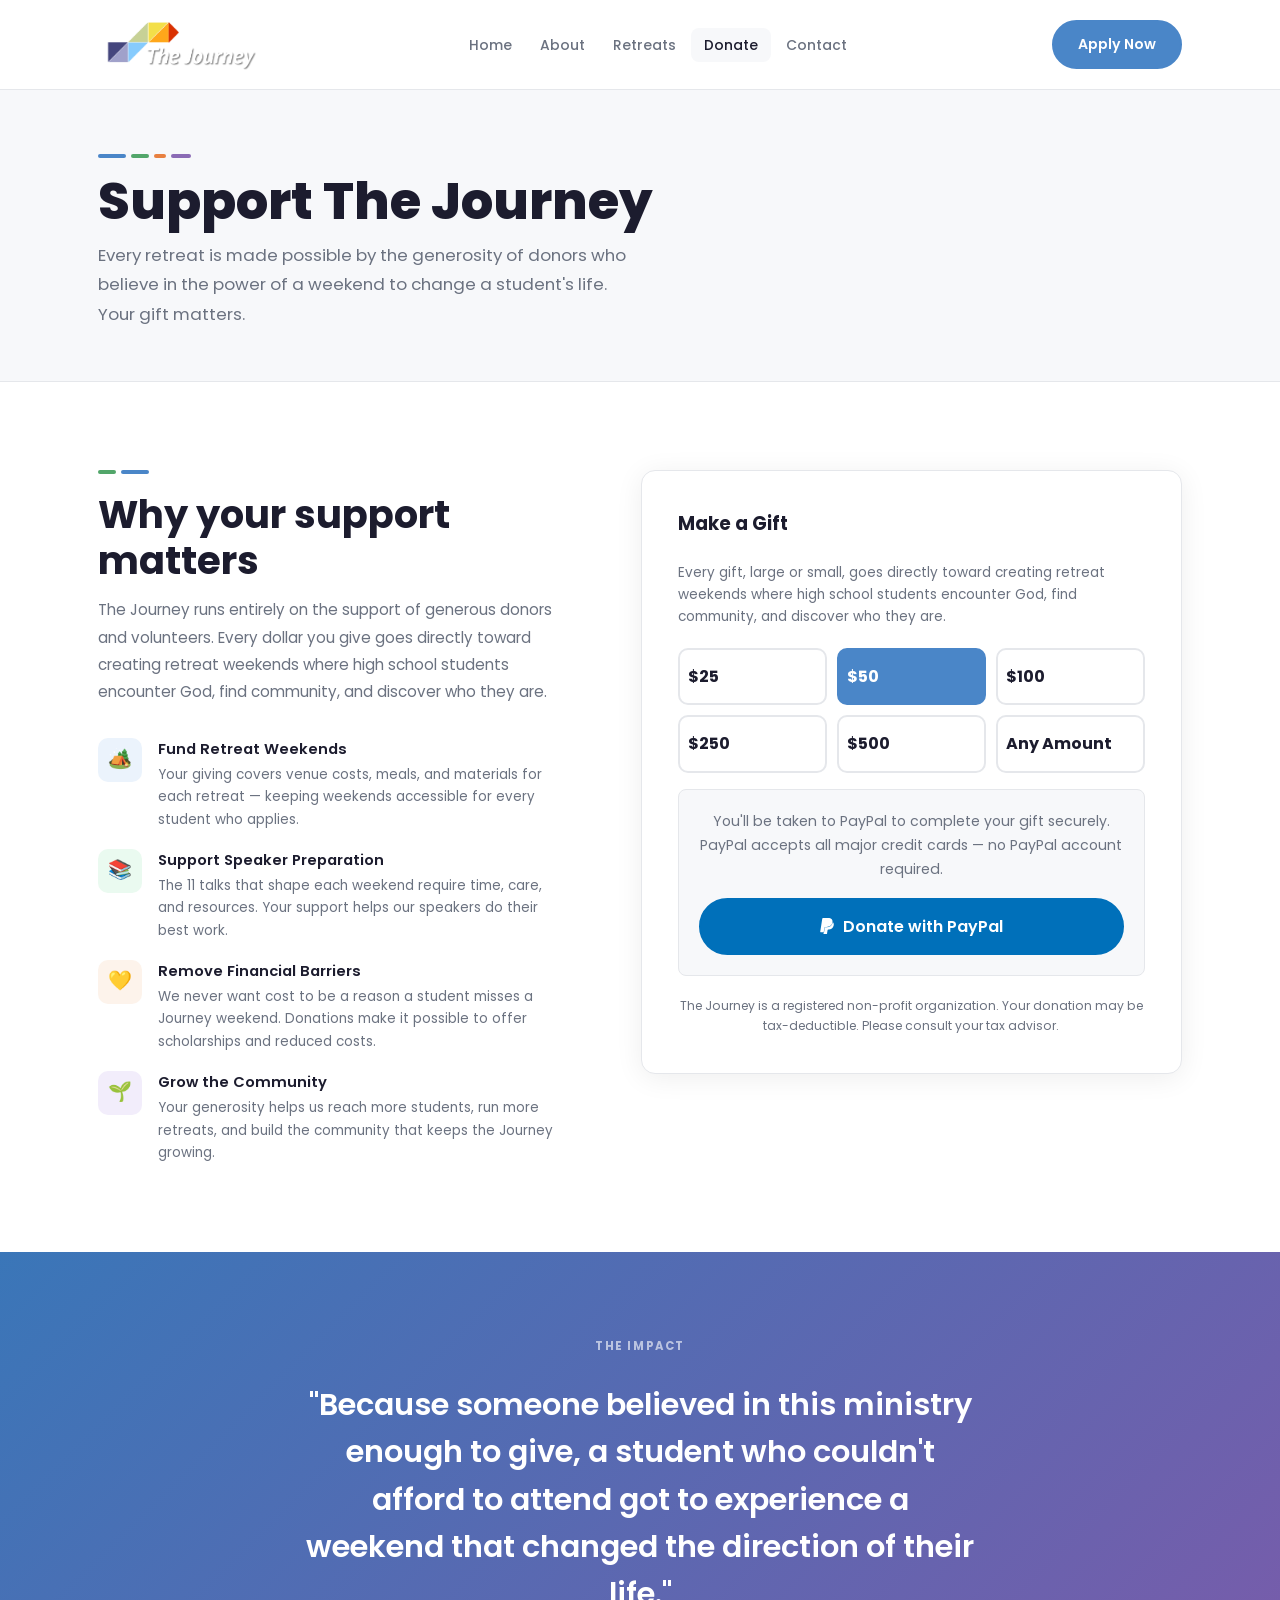
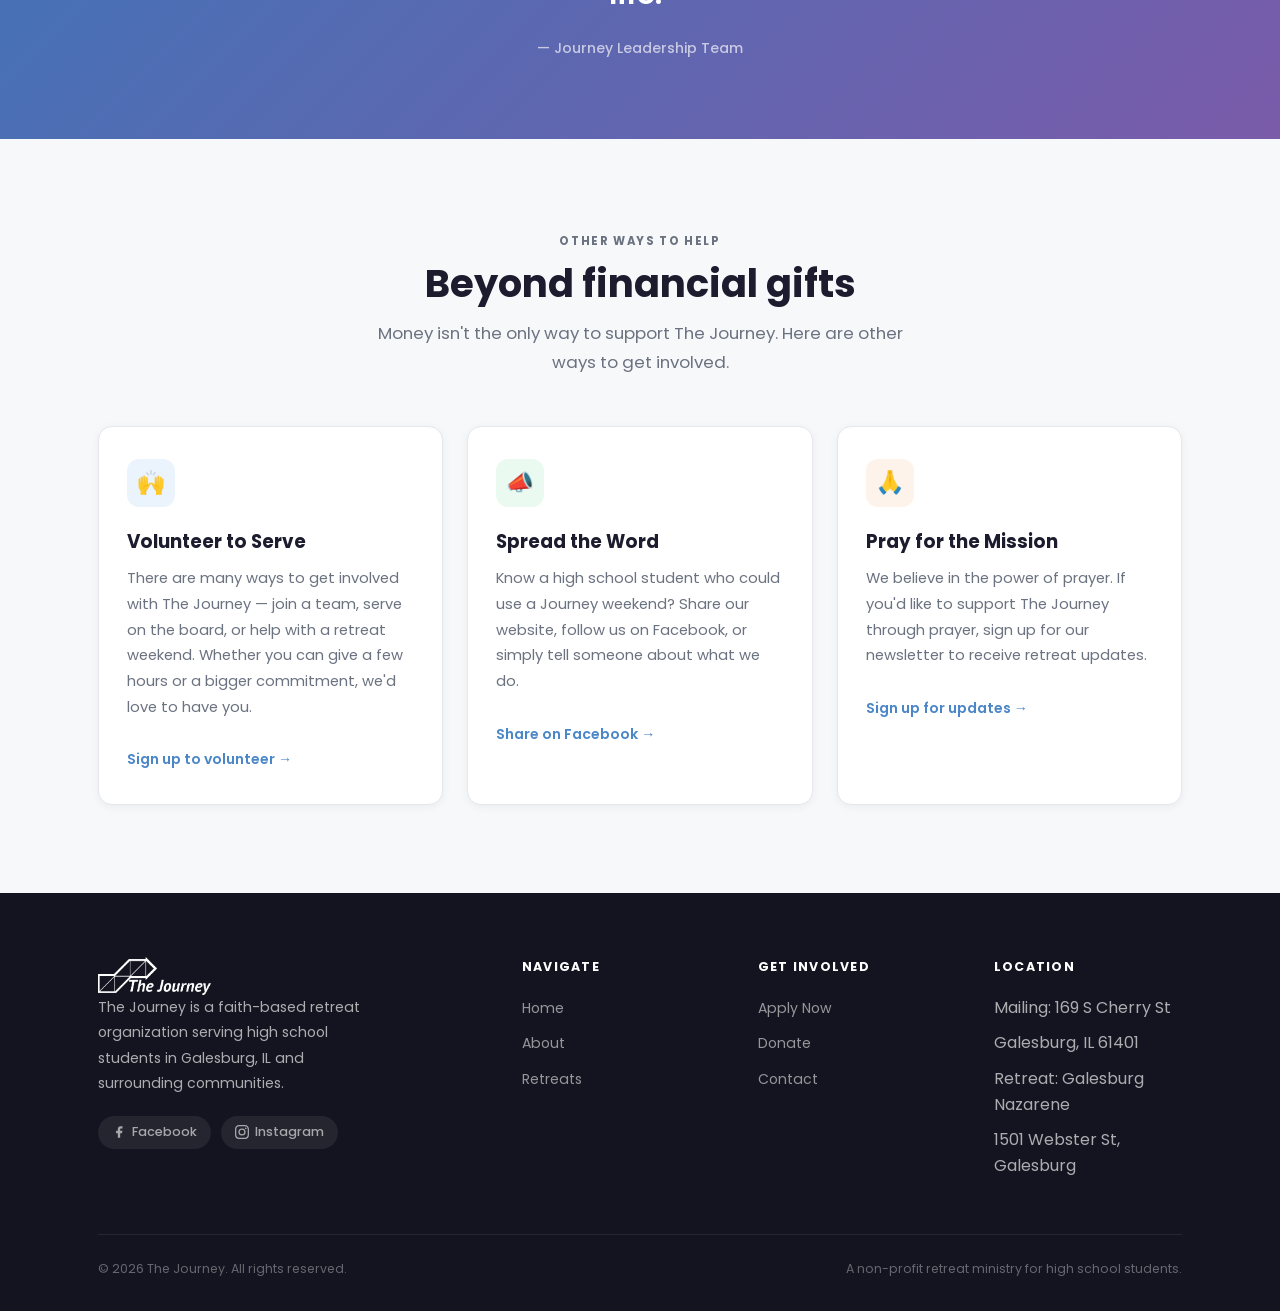
<file: donate.html>
<!DOCTYPE html>
<html lang="en">
<head>
  <meta charset="UTF-8" />
  <meta name="viewport" content="width=device-width, initial-scale=1.0" />
  <title>Donate — The Journey</title>
  <meta name="description" content="Support The Journey's mission to bring faith-based retreat weekends to high school students in Galesburg, IL." />
  <link rel="apple-touch-icon" sizes="180x180" href="images/favicon/apple-touch-icon.png">
  <link rel="icon" type="image/png" sizes="32x32" href="images/favicon/favicon-32x32.png">
  <link rel="icon" type="image/png" sizes="16x16" href="images/favicon/favicon-16x16.png">
  <link rel="manifest" href="images/favicon/site.webmanifest">
  <link rel="stylesheet" href="css/styles.css" />
</head>
<body>

  <!-- ===== NAVBAR ===== -->
  <nav class="navbar">
    <div class="container">
      <a href="index.html" class="nav-logo">
        <img src="images/logo.png" alt="The Journey" class="nav-logo-img">
      </a>
      <ul class="nav-links">
        <li><a href="index.html">Home</a></li>
        <li><a href="about.html">About</a></li>
        <li><a href="retreats.html">Retreats</a></li>
        <li><a href="donate.html" class="active">Donate</a></li>
        <li><a href="contact.html">Contact</a></li>
      </ul>
      <div class="nav-right">
        <a href="application.html" class="btn btn-primary">Apply Now</a>
        <button class="hamburger" aria-label="Open menu">
          <span></span><span></span><span></span>
        </button>
      </div>
    </div>
  </nav>
  <div class="mobile-menu">
    <a href="index.html">Home</a>
    <a href="about.html">About</a>
    <a href="retreats.html">Retreats</a>
    <a href="donate.html">Donate</a>
    <a href="contact.html">Contact</a>
    <a href="application.html" class="btn btn-primary">Apply Now</a>
  </div>

  <!-- ===== PAGE HERO ===== -->
  <div class="page-hero">
    <div class="container">
      <div class="color-bar">
        <span class="cb-blue"></span>
        <span class="cb-green"></span>
        <span class="cb-orange"></span>
        <span class="cb-purple"></span>
      </div>
      <h1>Support The Journey</h1>
      <p class="section-lead">
        Every retreat is made possible by the generosity of donors who believe in the power of
        a weekend to change a student's life. Your gift matters.
      </p>
    </div>
  </div>

  <!-- ===== DONATE SPLIT ===== -->
  <section>
    <div class="container">
      <div class="donate-split">

        <!-- Left: Why it matters -->
        <div>
          <div class="color-bar">
            <span class="cb-green"></span><span class="cb-blue"></span>
          </div>
          <h2>Why your support matters</h2>
          <p style="color:var(--muted); line-height:1.8; font-size:0.95rem; margin-top:12px; margin-bottom:28px;">
            The Journey runs entirely on the support of generous donors and volunteers.
            Every dollar you give goes directly toward creating retreat weekends where
            high school students encounter God, find community, and discover who they are.
          </p>

          <div class="impact-list">
            <div class="impact-item">
              <div class="impact-icon card-icon-blue">🏕️</div>
              <div>
                <h4>Fund Retreat Weekends</h4>
                <p>Your giving covers venue costs, meals, and materials for each retreat — keeping weekends accessible for every student who applies.</p>
              </div>
            </div>
            <div class="impact-item">
              <div class="impact-icon card-icon-green">📚</div>
              <div>
                <h4>Support Speaker Preparation</h4>
                <p>The 11 talks that shape each weekend require time, care, and resources. Your support helps our speakers do their best work.</p>
              </div>
            </div>
            <div class="impact-item">
              <div class="impact-icon card-icon-orange">💛</div>
              <div>
                <h4>Remove Financial Barriers</h4>
                <p>We never want cost to be a reason a student misses a Journey weekend. Donations make it possible to offer scholarships and reduced costs.</p>
              </div>
            </div>
            <div class="impact-item">
              <div class="impact-icon card-icon-purple">🌱</div>
              <div>
                <h4>Grow the Community</h4>
                <p>Your generosity helps us reach more students, run more retreats, and build the community that keeps the Journey growing.</p>
              </div>
            </div>
          </div>
        </div>

        <!-- Right: Donation box -->
        <div class="donate-box">
          <h3>Make a Gift</h3>

          <p style="font-size:0.85rem; color:var(--muted); margin-bottom:20px;">
            Every gift, large or small, goes directly toward creating retreat weekends where
            high school students encounter God, find community, and discover who they are.
          </p>

          <div class="amount-grid">
            <div class="amount-btn">$25</div>
            <div class="amount-btn" style="background:var(--blue); color:#fff; border-color:var(--blue);">$50</div>
            <div class="amount-btn">$100</div>
            <div class="amount-btn">$250</div>
            <div class="amount-btn">$500</div>
            <div class="amount-btn">Any Amount</div>
          </div>

          <div style="background:var(--bg-alt); border:1px solid var(--border); border-radius:var(--radius-sm); padding:20px; margin-bottom:20px; text-align:center;">
            <p style="font-size:0.88rem; color:var(--muted); line-height:1.7; margin-bottom:16px;">
              You'll be taken to PayPal to complete your gift securely.
              PayPal accepts all major credit cards — no PayPal account required.
            </p>
            <a href="https://www.paypal.com/donate/?hosted_button_id=UYRCKLBHWTNQN"
               target="_blank" rel="noopener"
               class="btn btn-primary"
               style="width:100%; justify-content:center; background:#0070ba; border-color:#0070ba; font-size:1rem; padding:14px 24px;">
              <svg viewBox="0 0 24 24" fill="currentColor" width="20" height="20" style="flex-shrink:0;">
                <path d="M7.076 21.337H2.47a.641.641 0 0 1-.633-.74L4.944.901C5.026.382 5.474 0 5.998 0h7.46c2.57 0 4.578.543 5.69 1.81 1.01 1.15 1.304 2.42 1.012 4.287-.023.143-.047.288-.077.437-.983 5.05-4.349 6.797-8.647 6.797h-2.19c-.524 0-.968.382-1.05.9l-1.12 7.106zm14.146-14.42a3.35 3.35 0 0 0-.607-.541c-.013.076-.026.175-.041.254-.93 4.778-4.005 7.201-9.138 7.201h-2.19a.563.563 0 0 0-.556.479l-1.187 7.527h-.506l-.24 1.516a.56.56 0 0 0 .554.647h3.882c.46 0 .85-.334.922-.788.06-.26.76-4.852.816-5.09a.932.932 0 0 1 .923-.788h.58c3.76 0 6.705-1.528 7.565-5.946.36-1.847.174-3.388-.777-4.471z"/>
              </svg>
              Donate with PayPal
            </a>
          </div>

          <p class="form-note">
            The Journey is a registered non-profit organization. Your donation may be tax-deductible.
            Please consult your tax advisor.
          </p>
        </div>

      </div>
    </div>
  </section>

  <!-- ===== QUOTE BAND ===== -->
  <div class="quote-band">
    <div class="container">
      <span class="eyebrow">The impact</span>
      <p class="quote-text">
        "Because someone believed in this ministry enough to give, a student who couldn't afford
        to attend got to experience a weekend that changed the direction of their life."
      </p>
      <p class="quote-attr">— Journey Leadership Team</p>
    </div>
  </div>

  <!-- ===== OTHER WAYS TO GIVE ===== -->
  <section class="section-alt">
    <div class="container">
      <div class="tc">
        <span class="eyebrow">Other ways to help</span>
        <h2>Beyond financial gifts</h2>
        <p class="section-lead">
          Money isn't the only way to support The Journey. Here are other ways to get involved.
        </p>
      </div>
      <div class="cards-grid" style="margin-top:48px;">
        <div class="card">
          <div class="card-icon card-icon-blue">🙌</div>
          <h3>Volunteer to Serve</h3>
          <p>There are many ways to get involved with The Journey — join a team, serve on the board, or help with a retreat weekend. Whether you can give a few hours or a bigger commitment, we'd love to have you.</p>
          <br>
          <a href="https://thejourney.short.gy/serve" target="_blank" rel="noopener" style="color:var(--blue); font-weight:600; font-size:0.88rem;">Sign up to volunteer →</a>
        </div>
        <div class="card">
          <div class="card-icon card-icon-green">📣</div>
          <h3>Spread the Word</h3>
          <p>Know a high school student who could use a Journey weekend? Share our website, follow us on Facebook, or simply tell someone about what we do.</p>
          <br>
          <a href="https://www.facebook.com/thejourney.galesburg/" target="_blank" rel="noopener" style="color:var(--blue); font-weight:600; font-size:0.88rem;">Share on Facebook →</a>
        </div>
        <div class="card">
          <div class="card-icon card-icon-orange">🙏</div>
          <h3>Pray for the Mission</h3>
          <p>We believe in the power of prayer. If you'd like to support The Journey through prayer, sign up for our newsletter to receive retreat updates.</p>
          <br>
          <a href="contact.html" style="color:var(--blue); font-weight:600; font-size:0.88rem;">Sign up for updates →</a>
        </div>
      </div>
    </div>
  </section>

  <!-- ===== FOOTER ===== -->
  <footer>
    <div class="container">
      <div class="footer-grid">
        <div class="footer-brand">
          <img src="images/logo-white.png" alt="The Journey" class="footer-logo-img">
          <p>The Journey is a faith-based retreat organization serving high school students in Galesburg, IL and surrounding communities.</p>
          <div class="footer-social">
            <a href="https://www.facebook.com/thejourney.galesburg/" class="social-pill" aria-label="Facebook" target="_blank" rel="noopener">
              <svg viewBox="0 0 24 24" fill="currentColor"><path d="M18 2h-3a5 5 0 00-5 5v3H7v4h3v8h4v-8h3l1-4h-4V7a1 1 0 011-1h3z"/></svg>
              Facebook
            </a>
          <a href="https://www.instagram.com/thejourney.galesburg/" class="social-pill" aria-label="Instagram" target="_blank" rel="noopener">
              <svg viewBox="0 0 24 24" fill="currentColor" width="16" height="16"><path d="M12 2.163c3.204 0 3.584.012 4.85.07 3.252.148 4.771 1.691 4.919 4.919.058 1.265.069 1.645.069 4.849 0 3.205-.012 3.584-.069 4.849-.149 3.225-1.664 4.771-4.919 4.919-1.266.058-1.644.07-4.85.07-3.204 0-3.584-.012-4.849-.07-3.26-.149-4.771-1.699-4.919-4.92-.058-1.265-.07-1.644-.07-4.849 0-3.204.013-3.583.07-4.849.149-3.227 1.664-4.771 4.919-4.919 1.266-.057 1.645-.069 4.849-.069zM12 0C8.741 0 8.333.014 7.053.072 2.695.272.273 2.69.073 7.052.014 8.333 0 8.741 0 12c0 3.259.014 3.668.072 4.948.2 4.358 2.618 6.78 6.98 6.98C8.333 23.986 8.741 24 12 24c3.259 0 3.668-.014 4.948-.072 4.354-.2 6.782-2.618 6.979-6.98.059-1.28.073-1.689.073-4.948 0-3.259-.014-3.667-.072-4.947-.196-4.354-2.617-6.78-6.979-6.98C15.668.014 15.259 0 12 0zm0 5.838a6.162 6.162 0 1 0 0 12.324 6.162 6.162 0 0 0 0-12.324zM12 16a4 4 0 1 1 0-8 4 4 0 0 1 0 8zm6.406-11.845a1.44 1.44 0 1 0 0 2.881 1.44 1.44 0 0 0 0-2.881z"/></svg>
              Instagram
            </a>
          </div>
        </div>
        <div class="footer-col">
          <h4>Navigate</h4>
          <ul>
            <li><a href="index.html">Home</a></li>
            <li><a href="about.html">About</a></li>
            <li><a href="retreats.html">Retreats</a></li>
              </ul>
        </div>
        <div class="footer-col">
          <h4>Get Involved</h4>
          <ul>
            <li><a href="application.html">Apply Now</a></li>
            <li><a href="donate.html">Donate</a></li>
            <li><a href="contact.html">Contact</a></li>
          </ul>
        </div>
        <div class="footer-col">
          <h4>Location</h4>
          <ul>
            <li>Mailing: 169 S Cherry St</li>
            <li>Galesburg, IL 61401</li>
            <li>Retreat: Galesburg Nazarene</li>
            <li>1501 Webster St, Galesburg</li>
          </ul>
        </div>
      </div>
      <div class="footer-bottom">
        <span>&copy; 2026 The Journey. All rights reserved.</span>
        <span>A non-profit retreat ministry for high school students.</span>
      </div>
    </div>
  </footer>

  <script src="js/main.js"></script>
</body>
</html>
</file>
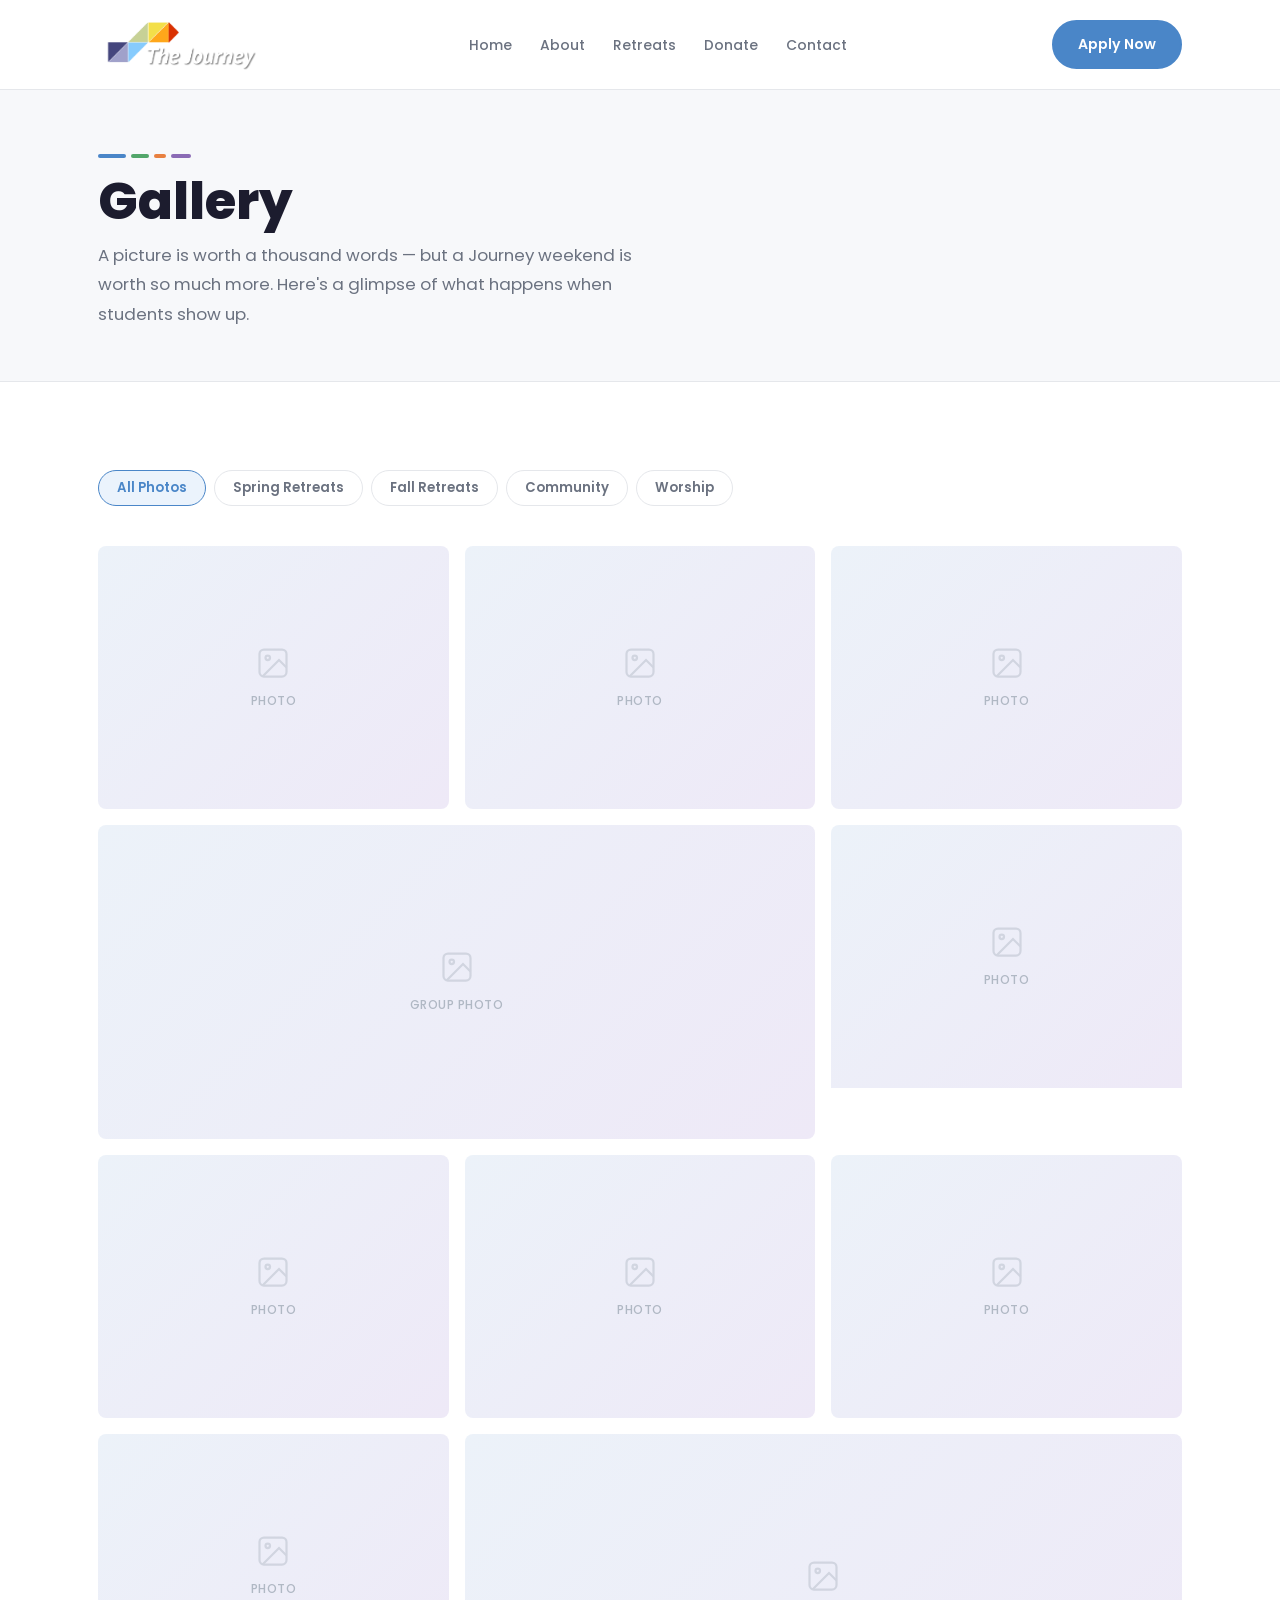
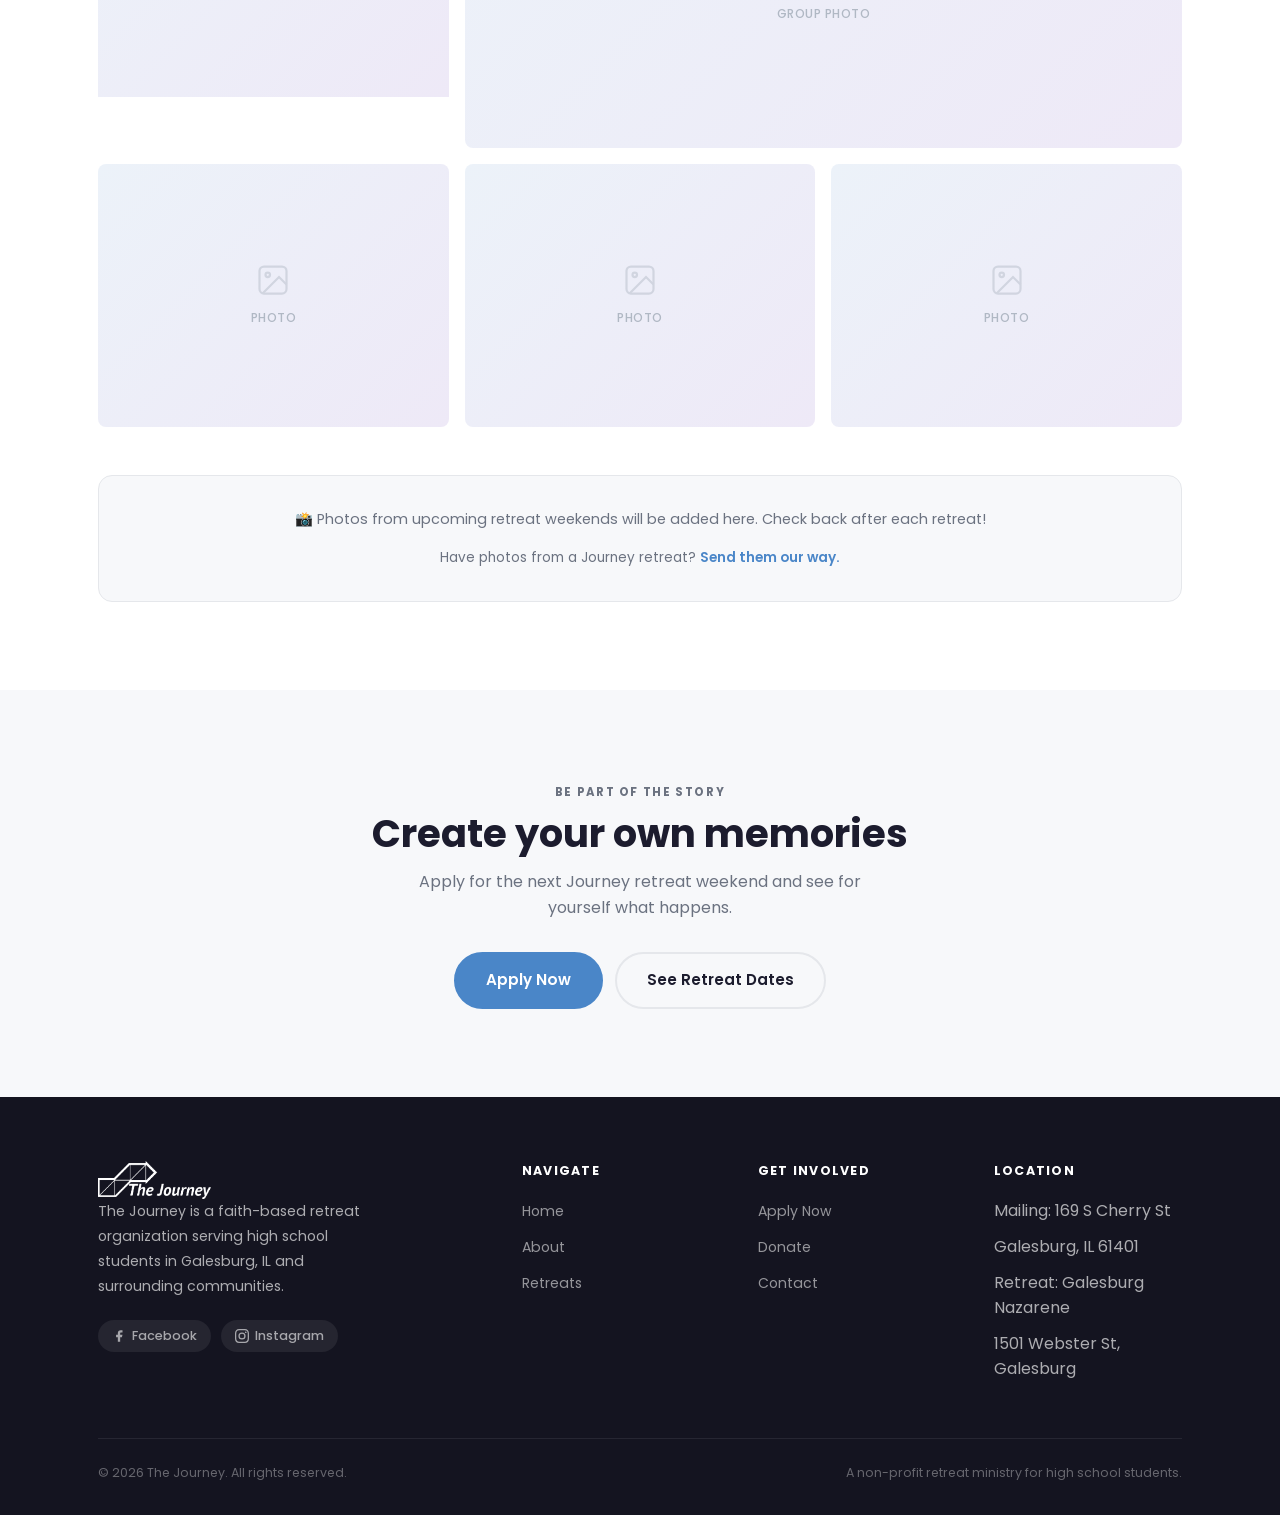
<file: gallery.html>
<!DOCTYPE html>
<html lang="en">
<head>
  <meta charset="UTF-8" />
  <meta name="viewport" content="width=device-width, initial-scale=1.0" />
  <title>Gallery — The Journey</title>
  <meta name="description" content="Photos from Journey retreat weekends — moments of community, faith, and friendship." />
  <link rel="apple-touch-icon" sizes="180x180" href="images/favicon/apple-touch-icon.png">
  <link rel="icon" type="image/png" sizes="32x32" href="images/favicon/favicon-32x32.png">
  <link rel="icon" type="image/png" sizes="16x16" href="images/favicon/favicon-16x16.png">
  <link rel="manifest" href="images/favicon/site.webmanifest">
  <link rel="stylesheet" href="css/styles.css" />
</head>
<body>

  <!-- ===== NAVBAR ===== -->
  <nav class="navbar">
    <div class="container">
      <a href="index.html" class="nav-logo">
        <img src="images/logo.png" alt="The Journey" class="nav-logo-img">
      </a>
      <ul class="nav-links">
        <li><a href="index.html">Home</a></li>
        <li><a href="about.html">About</a></li>
        <li><a href="retreats.html">Retreats</a></li>
        <li><a href="donate.html">Donate</a></li>
        <li><a href="contact.html">Contact</a></li>
      </ul>
      <div class="nav-right">
        <a href="application.html" class="btn btn-primary">Apply Now</a>
        <button class="hamburger" aria-label="Open menu">
          <span></span><span></span><span></span>
        </button>
      </div>
    </div>
  </nav>
  <div class="mobile-menu">
    <a href="index.html">Home</a>
    <a href="about.html">About</a>
    <a href="retreats.html">Retreats</a>
    <a href="donate.html">Donate</a>
    <a href="contact.html">Contact</a>
    <a href="application.html" class="btn btn-primary">Apply Now</a>
  </div>

  <!-- ===== PAGE HERO ===== -->
  <div class="page-hero">
    <div class="container">
      <div class="color-bar">
        <span class="cb-blue"></span>
        <span class="cb-green"></span>
        <span class="cb-orange"></span>
        <span class="cb-purple"></span>
      </div>
      <h1>Gallery</h1>
      <p class="section-lead">
        A picture is worth a thousand words — but a Journey weekend is worth so much more.
        Here's a glimpse of what happens when students show up.
      </p>
    </div>
  </div>

  <!-- ===== GALLERY ===== -->
  <section>
    <div class="container">
      <div class="gallery-filters">
        <button class="filter-btn active" data-filter="all">All Photos</button>
        <button class="filter-btn" data-filter="spring">Spring Retreats</button>
        <button class="filter-btn" data-filter="fall">Fall Retreats</button>
        <button class="filter-btn" data-filter="community">Community</button>
        <button class="filter-btn" data-filter="worship">Worship</button>
      </div>

      <div class="gallery-grid">
        <!-- Row 1 -->
        <div class="g-item" data-season="community">
          <div class="img-ph">
            <svg viewBox="0 0 24 24" fill="none" stroke="currentColor" stroke-width="1.5"><rect x="3" y="3" width="18" height="18" rx="3"/><circle cx="8.5" cy="8.5" r="1.5"/><path d="M21 15l-5-5L5 21"/></svg>
            Photo
          </div>
        </div>
        <div class="g-item" data-season="spring">
          <div class="img-ph">
            <svg viewBox="0 0 24 24" fill="none" stroke="currentColor" stroke-width="1.5"><rect x="3" y="3" width="18" height="18" rx="3"/><circle cx="8.5" cy="8.5" r="1.5"/><path d="M21 15l-5-5L5 21"/></svg>
            Photo
          </div>
        </div>
        <div class="g-item" data-season="worship">
          <div class="img-ph">
            <svg viewBox="0 0 24 24" fill="none" stroke="currentColor" stroke-width="1.5"><rect x="3" y="3" width="18" height="18" rx="3"/><circle cx="8.5" cy="8.5" r="1.5"/><path d="M21 15l-5-5L5 21"/></svg>
            Photo
          </div>
        </div>

        <!-- Row 2 — wide item -->
        <div class="g-item wide" data-season="fall">
          <div class="img-ph">
            <svg viewBox="0 0 24 24" fill="none" stroke="currentColor" stroke-width="1.5"><rect x="3" y="3" width="18" height="18" rx="3"/><circle cx="8.5" cy="8.5" r="1.5"/><path d="M21 15l-5-5L5 21"/></svg>
            Group Photo
          </div>
        </div>
        <div class="g-item" data-season="community">
          <div class="img-ph">
            <svg viewBox="0 0 24 24" fill="none" stroke="currentColor" stroke-width="1.5"><rect x="3" y="3" width="18" height="18" rx="3"/><circle cx="8.5" cy="8.5" r="1.5"/><path d="M21 15l-5-5L5 21"/></svg>
            Photo
          </div>
        </div>

        <!-- Row 3 -->
        <div class="g-item" data-season="spring">
          <div class="img-ph">
            <svg viewBox="0 0 24 24" fill="none" stroke="currentColor" stroke-width="1.5"><rect x="3" y="3" width="18" height="18" rx="3"/><circle cx="8.5" cy="8.5" r="1.5"/><path d="M21 15l-5-5L5 21"/></svg>
            Photo
          </div>
        </div>
        <div class="g-item" data-season="worship">
          <div class="img-ph">
            <svg viewBox="0 0 24 24" fill="none" stroke="currentColor" stroke-width="1.5"><rect x="3" y="3" width="18" height="18" rx="3"/><circle cx="8.5" cy="8.5" r="1.5"/><path d="M21 15l-5-5L5 21"/></svg>
            Photo
          </div>
        </div>
        <div class="g-item" data-season="fall">
          <div class="img-ph">
            <svg viewBox="0 0 24 24" fill="none" stroke="currentColor" stroke-width="1.5"><rect x="3" y="3" width="18" height="18" rx="3"/><circle cx="8.5" cy="8.5" r="1.5"/><path d="M21 15l-5-5L5 21"/></svg>
            Photo
          </div>
        </div>

        <!-- Row 4 -->
        <div class="g-item" data-season="community">
          <div class="img-ph">
            <svg viewBox="0 0 24 24" fill="none" stroke="currentColor" stroke-width="1.5"><rect x="3" y="3" width="18" height="18" rx="3"/><circle cx="8.5" cy="8.5" r="1.5"/><path d="M21 15l-5-5L5 21"/></svg>
            Photo
          </div>
        </div>
        <div class="g-item wide" data-season="spring">
          <div class="img-ph">
            <svg viewBox="0 0 24 24" fill="none" stroke="currentColor" stroke-width="1.5"><rect x="3" y="3" width="18" height="18" rx="3"/><circle cx="8.5" cy="8.5" r="1.5"/><path d="M21 15l-5-5L5 21"/></svg>
            Group Photo
          </div>
        </div>

        <!-- Row 5 -->
        <div class="g-item" data-season="worship">
          <div class="img-ph">
            <svg viewBox="0 0 24 24" fill="none" stroke="currentColor" stroke-width="1.5"><rect x="3" y="3" width="18" height="18" rx="3"/><circle cx="8.5" cy="8.5" r="1.5"/><path d="M21 15l-5-5L5 21"/></svg>
            Photo
          </div>
        </div>
        <div class="g-item" data-season="fall">
          <div class="img-ph">
            <svg viewBox="0 0 24 24" fill="none" stroke="currentColor" stroke-width="1.5"><rect x="3" y="3" width="18" height="18" rx="3"/><circle cx="8.5" cy="8.5" r="1.5"/><path d="M21 15l-5-5L5 21"/></svg>
            Photo
          </div>
        </div>
        <div class="g-item" data-season="community">
          <div class="img-ph">
            <svg viewBox="0 0 24 24" fill="none" stroke="currentColor" stroke-width="1.5"><rect x="3" y="3" width="18" height="18" rx="3"/><circle cx="8.5" cy="8.5" r="1.5"/><path d="M21 15l-5-5L5 21"/></svg>
            Photo
          </div>
        </div>
      </div>

      <div style="text-align:center; margin-top:48px; padding:32px; background:var(--bg-alt); border-radius:var(--radius); border:1px solid var(--border);">
        <p style="color:var(--muted); font-size:0.9rem; margin-bottom:16px;">
          📸 Photos from upcoming retreat weekends will be added here. Check back after each retreat!
        </p>
        <p style="color:var(--muted); font-size:0.85rem;">
          Have photos from a Journey retreat? <a href="contact.html" style="color:var(--blue); font-weight:600;">Send them our way.</a>
        </p>
      </div>
    </div>
  </section>

  <!-- ===== CTA ===== -->
  <section class="cta-section section-alt">
    <div class="container">
      <span class="eyebrow">Be part of the story</span>
      <h2>Create your own memories</h2>
      <p>Apply for the next Journey retreat weekend and see for yourself what happens.</p>
      <div class="cta-actions">
        <a href="application.html" class="btn btn-primary btn-lg">Apply Now</a>
        <a href="retreats.html" class="btn btn-ghost btn-lg">See Retreat Dates</a>
      </div>
    </div>
  </section>

  <!-- ===== FOOTER ===== -->
  <footer>
    <div class="container">
      <div class="footer-grid">
        <div class="footer-brand">
          <img src="images/logo-white.png" alt="The Journey" class="footer-logo-img">
          <p>The Journey is a faith-based retreat organization serving high school students in Galesburg, IL and surrounding communities.</p>
          <div class="footer-social">
            <a href="https://www.facebook.com/thejourney.galesburg/" class="social-pill" aria-label="Facebook" target="_blank" rel="noopener">
              <svg viewBox="0 0 24 24" fill="currentColor"><path d="M18 2h-3a5 5 0 00-5 5v3H7v4h3v8h4v-8h3l1-4h-4V7a1 1 0 011-1h3z"/></svg>
              Facebook
            </a>
          <a href="https://www.instagram.com/thejourney.galesburg/" class="social-pill" aria-label="Instagram" target="_blank" rel="noopener">
              <svg viewBox="0 0 24 24" fill="currentColor" width="16" height="16"><path d="M12 2.163c3.204 0 3.584.012 4.85.07 3.252.148 4.771 1.691 4.919 4.919.058 1.265.069 1.645.069 4.849 0 3.205-.012 3.584-.069 4.849-.149 3.225-1.664 4.771-4.919 4.919-1.266.058-1.644.07-4.85.07-3.204 0-3.584-.012-4.849-.07-3.26-.149-4.771-1.699-4.919-4.92-.058-1.265-.07-1.644-.07-4.849 0-3.204.013-3.583.07-4.849.149-3.227 1.664-4.771 4.919-4.919 1.266-.057 1.645-.069 4.849-.069zM12 0C8.741 0 8.333.014 7.053.072 2.695.272.273 2.69.073 7.052.014 8.333 0 8.741 0 12c0 3.259.014 3.668.072 4.948.2 4.358 2.618 6.78 6.98 6.98C8.333 23.986 8.741 24 12 24c3.259 0 3.668-.014 4.948-.072 4.354-.2 6.782-2.618 6.979-6.98.059-1.28.073-1.689.073-4.948 0-3.259-.014-3.667-.072-4.947-.196-4.354-2.617-6.78-6.979-6.98C15.668.014 15.259 0 12 0zm0 5.838a6.162 6.162 0 1 0 0 12.324 6.162 6.162 0 0 0 0-12.324zM12 16a4 4 0 1 1 0-8 4 4 0 0 1 0 8zm6.406-11.845a1.44 1.44 0 1 0 0 2.881 1.44 1.44 0 0 0 0-2.881z"/></svg>
              Instagram
            </a>
          </div>
        </div>
        <div class="footer-col">
          <h4>Navigate</h4>
          <ul>
            <li><a href="index.html">Home</a></li>
            <li><a href="about.html">About</a></li>
            <li><a href="retreats.html">Retreats</a></li>
              </ul>
        </div>
        <div class="footer-col">
          <h4>Get Involved</h4>
          <ul>
            <li><a href="application.html">Apply Now</a></li>
            <li><a href="donate.html">Donate</a></li>
            <li><a href="contact.html">Contact</a></li>
          </ul>
        </div>
        <div class="footer-col">
          <h4>Location</h4>
          <ul>
            <li>Mailing: 169 S Cherry St</li>
            <li>Galesburg, IL 61401</li>
            <li>Retreat: Galesburg Nazarene</li>
            <li>1501 Webster St, Galesburg</li>
          </ul>
        </div>
      </div>
      <div class="footer-bottom">
        <span>&copy; 2026 The Journey. All rights reserved.</span>
        <span>A non-profit retreat ministry for high school students.</span>
      </div>
    </div>
  </footer>

  <script src="js/main.js"></script>
</body>
</html>
</file>
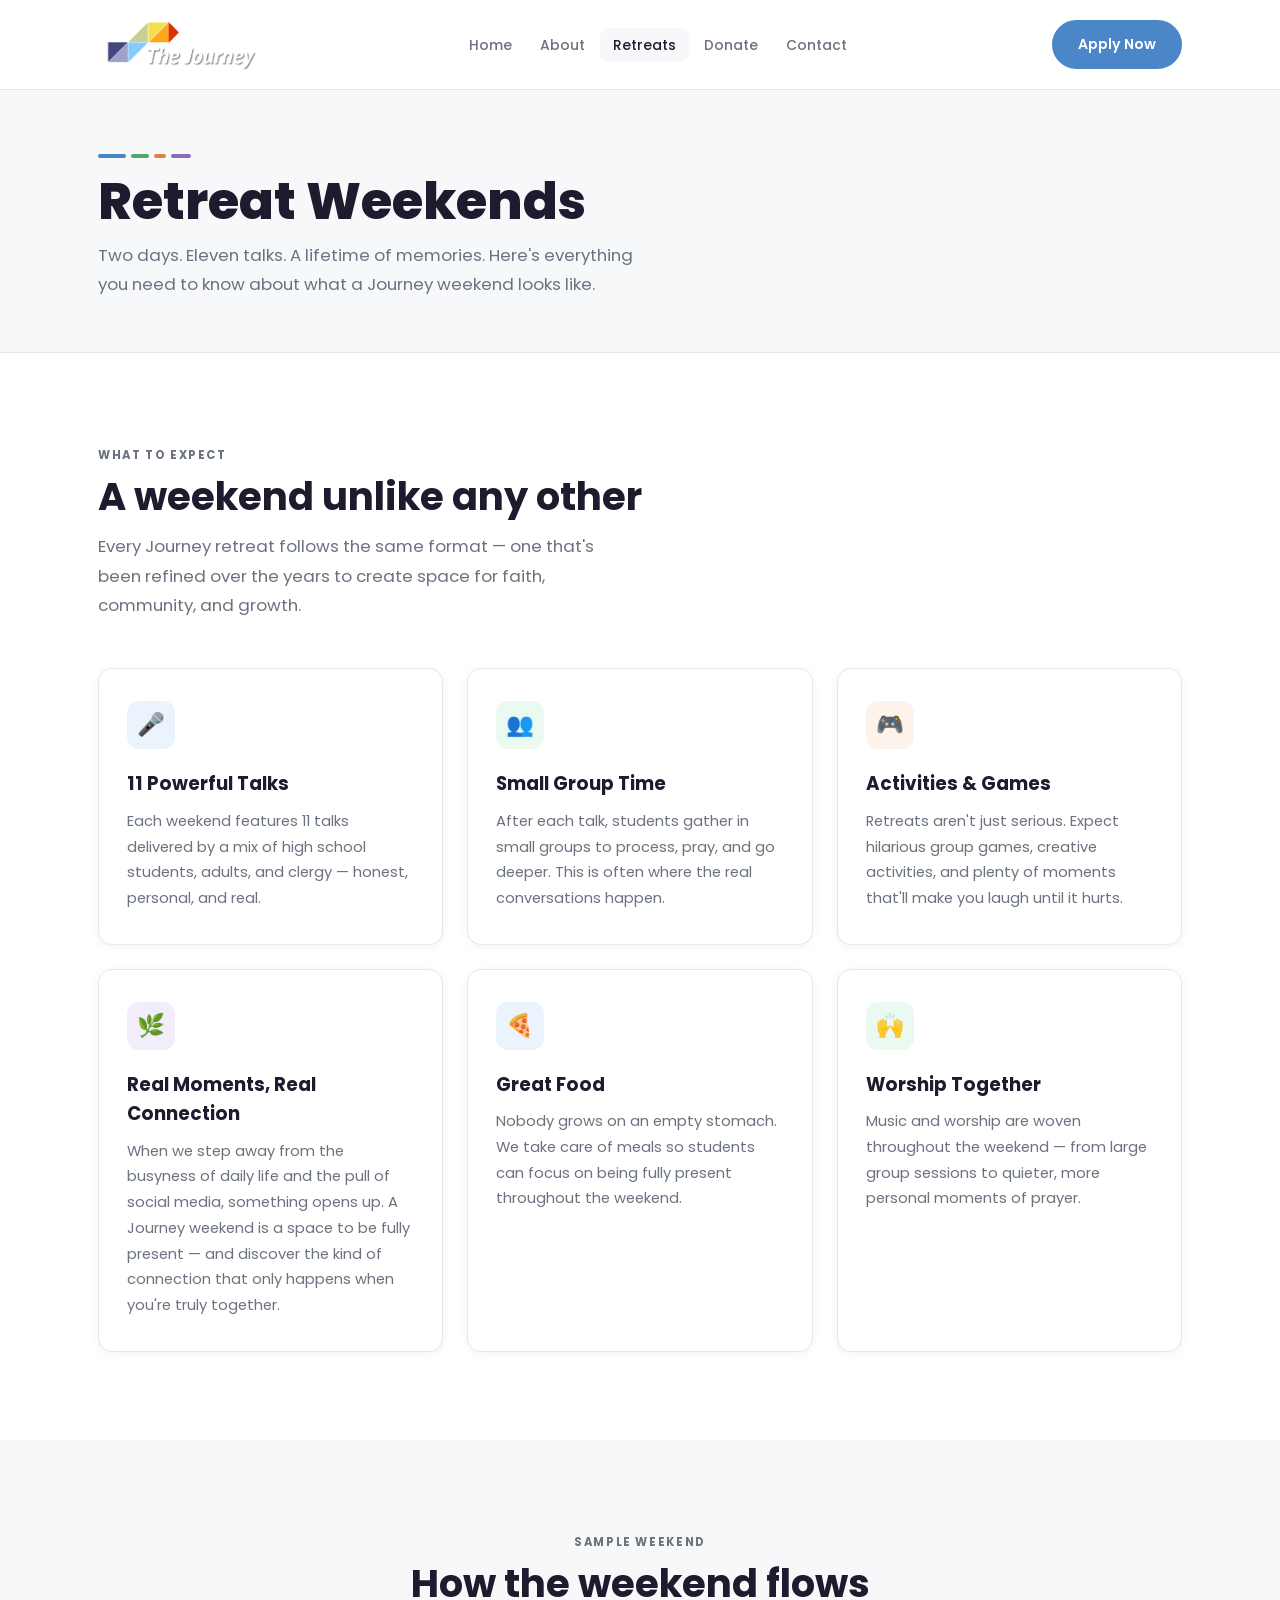
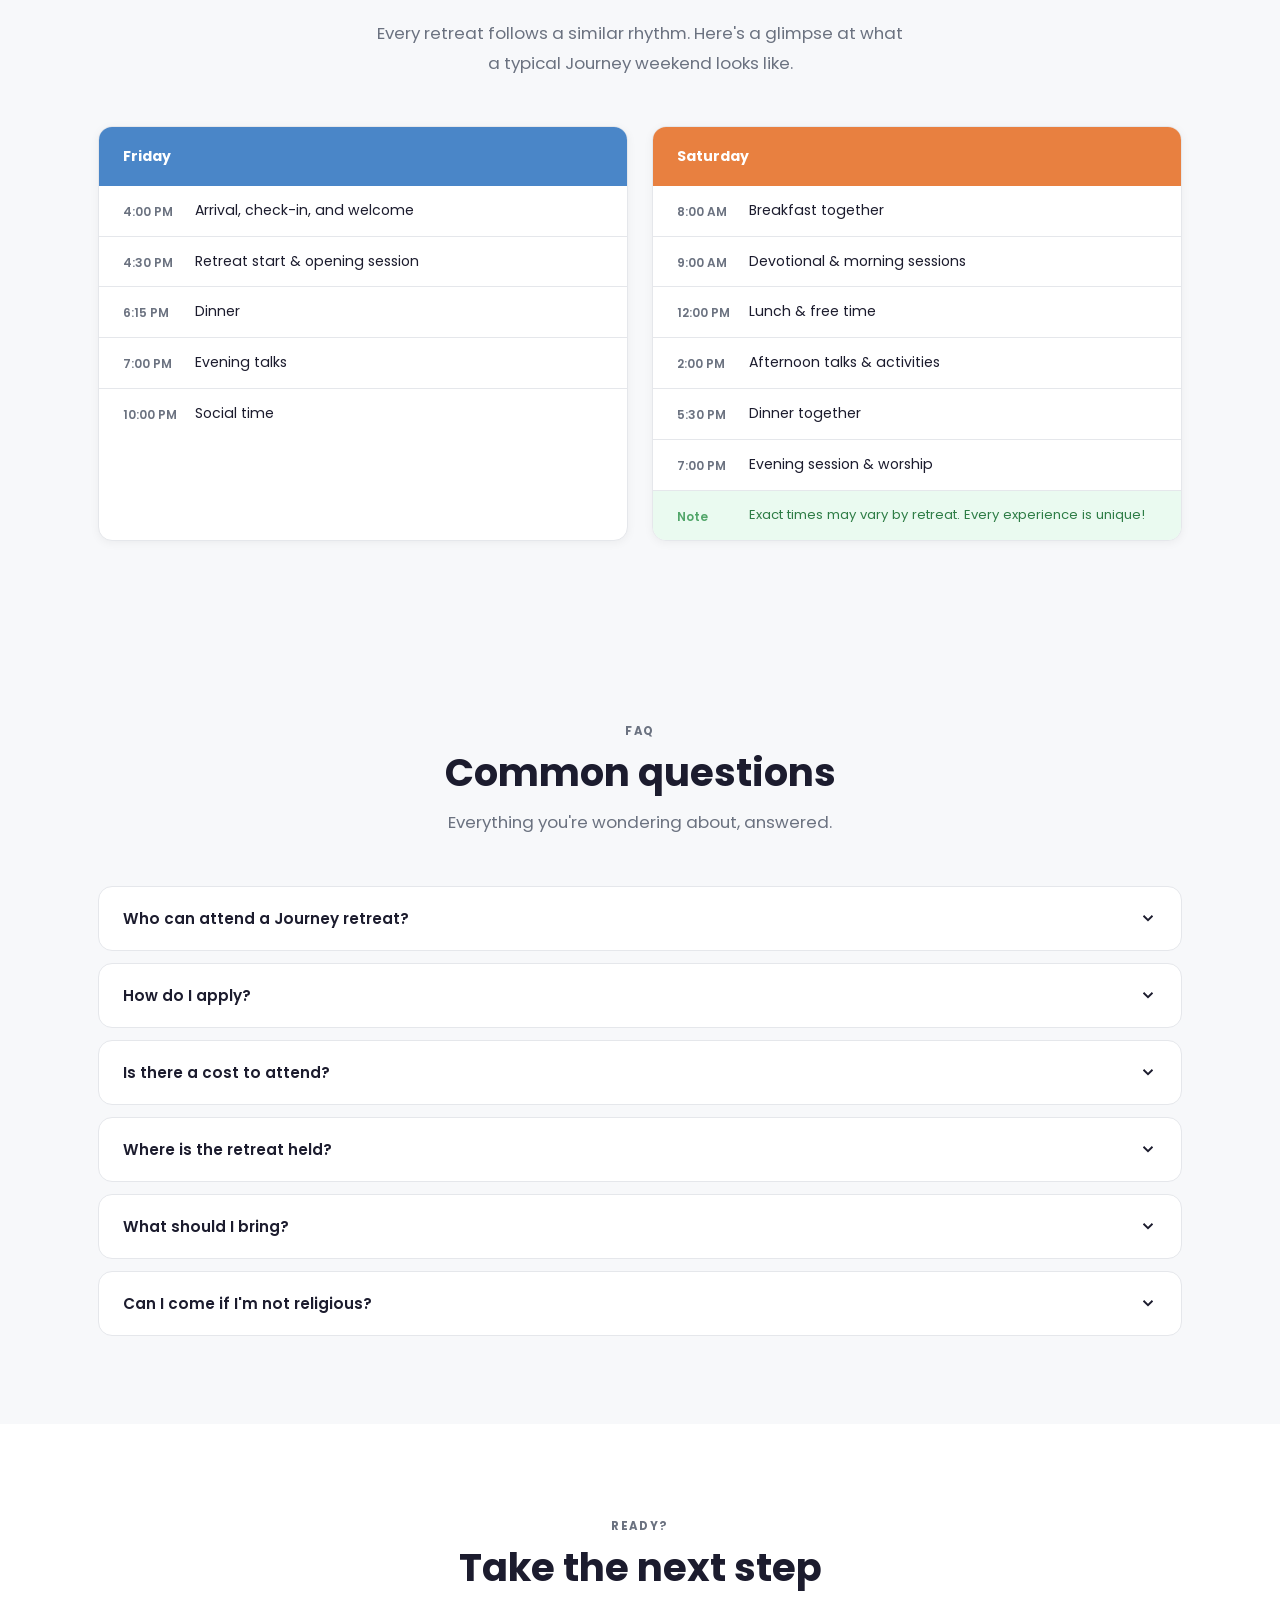
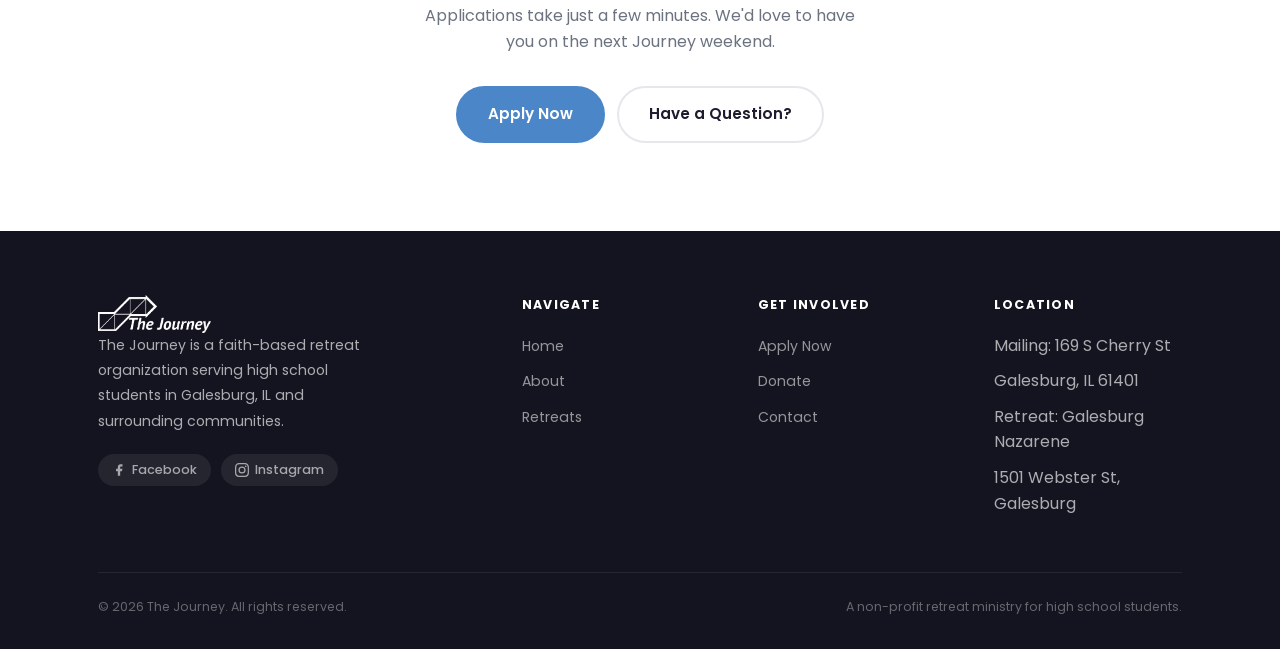
<file: retreats.html>
<!DOCTYPE html>
<html lang="en">
<head>
  <meta charset="UTF-8" />
  <meta name="viewport" content="width=device-width, initial-scale=1.0" />
  <title>Retreats — The Journey</title>
  <meta name="description" content="Learn what to expect at a Journey retreat weekend, see upcoming dates, and apply to attend." />
  <link rel="apple-touch-icon" sizes="180x180" href="images/favicon/apple-touch-icon.png">
  <link rel="icon" type="image/png" sizes="32x32" href="images/favicon/favicon-32x32.png">
  <link rel="icon" type="image/png" sizes="16x16" href="images/favicon/favicon-16x16.png">
  <link rel="manifest" href="images/favicon/site.webmanifest">
  <link rel="stylesheet" href="css/styles.css" />
</head>
<body>

  <!-- ===== NAVBAR ===== -->
  <nav class="navbar">
    <div class="container">
      <a href="index.html" class="nav-logo">
        <img src="images/logo.png" alt="The Journey" class="nav-logo-img">
      </a>
      <ul class="nav-links">
        <li><a href="index.html">Home</a></li>
        <li><a href="about.html">About</a></li>
        <li><a href="retreats.html" class="active">Retreats</a></li>
        <li><a href="donate.html">Donate</a></li>
        <li><a href="contact.html">Contact</a></li>
      </ul>
      <div class="nav-right">
        <a href="application.html" class="btn btn-primary">Apply Now</a>
        <button class="hamburger" aria-label="Open menu">
          <span></span><span></span><span></span>
        </button>
      </div>
    </div>
  </nav>
  <div class="mobile-menu">
    <a href="index.html">Home</a>
    <a href="about.html">About</a>
    <a href="retreats.html">Retreats</a>
    <a href="donate.html">Donate</a>
    <a href="contact.html">Contact</a>
    <a href="application.html" class="btn btn-primary">Apply Now</a>
  </div>

  <!-- ===== PAGE HERO ===== -->
  <div class="page-hero">
    <div class="container">
      <div class="color-bar">
        <span class="cb-blue"></span>
        <span class="cb-green"></span>
        <span class="cb-orange"></span>
        <span class="cb-purple"></span>
      </div>
      <h1>Retreat Weekends</h1>
      <p class="section-lead">
        Two days. Eleven talks. A lifetime of memories. Here's everything you need to know
        about what a Journey weekend looks like.
      </p>
    </div>
  </div>

  <!-- ===== WHAT TO EXPECT ===== -->
  <section>
    <div class="container">
      <span class="eyebrow">What to expect</span>
      <h2>A weekend unlike any other</h2>
      <p class="section-lead">
        Every Journey retreat follows the same format — one that's been refined over the years
        to create space for faith, community, and growth.
      </p>
      <div class="expect-grid">
        <div class="card">
          <div class="card-icon card-icon-blue">🎤</div>
          <h3>11 Powerful Talks</h3>
          <p>Each weekend features 11 talks delivered by a mix of high school students, adults, and clergy — honest, personal, and real.</p>
        </div>
        <div class="card">
          <div class="card-icon card-icon-green">👥</div>
          <h3>Small Group Time</h3>
          <p>After each talk, students gather in small groups to process, pray, and go deeper. This is often where the real conversations happen.</p>
        </div>
        <div class="card">
          <div class="card-icon card-icon-orange">🎮</div>
          <h3>Activities & Games</h3>
          <p>Retreats aren't just serious. Expect hilarious group games, creative activities, and plenty of moments that'll make you laugh until it hurts.</p>
        </div>
        <div class="card">
          <div class="card-icon card-icon-purple">🌿</div>
          <h3>Real Moments, Real Connection</h3>
          <p>When we step away from the busyness of daily life and the pull of social media, something opens up. A Journey weekend is a space to be fully present — and discover the kind of connection that only happens when you're truly together.</p>
        </div>
        <div class="card">
          <div class="card-icon card-icon-blue">🍕</div>
          <h3>Great Food</h3>
          <p>Nobody grows on an empty stomach. We take care of meals so students can focus on being fully present throughout the weekend.</p>
        </div>
        <div class="card">
          <div class="card-icon card-icon-green">🙌</div>
          <h3>Worship Together</h3>
          <p>Music and worship are woven throughout the weekend — from large group sessions to quieter, more personal moments of prayer.</p>
        </div>
      </div>
    </div>
  </section>

  <!-- ===== SCHEDULE ===== -->
  <section class="section-alt">
    <div class="container">
      <div class="tc">
        <span class="eyebrow">Sample Weekend</span>
        <h2>How the weekend flows</h2>
        <p class="section-lead">Every retreat follows a similar rhythm. Here's a glimpse at what a typical Journey weekend looks like.</p>
      </div>
      <div style="display:grid; grid-template-columns:1fr 1fr; gap:24px; margin-top:48px;" class="schedule-two-col">
        <div class="schedule-card">
          <div class="schedule-head schedule-head-blue">Friday</div>
          <div class="schedule-item">
            <span class="sched-time">4:00 PM</span>
            <span class="sched-desc">Arrival, check-in, and welcome</span>
          </div>
          <div class="schedule-item">
            <span class="sched-time">4:30 PM</span>
            <span class="sched-desc">Retreat start &amp; opening session</span>
          </div>
          <div class="schedule-item">
            <span class="sched-time">6:15 PM</span>
            <span class="sched-desc">Dinner</span>
          </div>
          <div class="schedule-item">
            <span class="sched-time">7:00 PM</span>
            <span class="sched-desc">Evening talks</span>
          </div>
          <div class="schedule-item">
            <span class="sched-time">10:00 PM</span>
            <span class="sched-desc">Social time</span>
          </div>
        </div>
        <div class="schedule-card">
          <div class="schedule-head schedule-head-orange">Saturday</div>
          <div class="schedule-item">
            <span class="sched-time">8:00 AM</span>
            <span class="sched-desc">Breakfast together</span>
          </div>
          <div class="schedule-item">
            <span class="sched-time">9:00 AM</span>
            <span class="sched-desc">Devotional &amp; morning sessions</span>
          </div>
          <div class="schedule-item">
            <span class="sched-time">12:00 PM</span>
            <span class="sched-desc">Lunch &amp; free time</span>
          </div>
          <div class="schedule-item">
            <span class="sched-time">2:00 PM</span>
            <span class="sched-desc">Afternoon talks &amp; activities</span>
          </div>
          <div class="schedule-item">
            <span class="sched-time">5:30 PM</span>
            <span class="sched-desc">Dinner together</span>
          </div>
          <div class="schedule-item">
            <span class="sched-time">7:00 PM</span>
            <span class="sched-desc">Evening session &amp; worship</span>
          </div>
          <div class="schedule-item" style="background:var(--green-light);">
            <span class="sched-time" style="color:var(--green);">Note</span>
            <span class="sched-desc" style="font-size:0.82rem;color:#2e7d46;">Exact times may vary by retreat. Every experience is unique!</span>
          </div>
        </div>
      </div>
    </div>
  </section>

  <!-- ===== FAQ ===== -->
  <section class="section-alt">
    <div class="container">
      <div class="tc">
        <span class="eyebrow">FAQ</span>
        <h2>Common questions</h2>
        <p class="section-lead">Everything you're wondering about, answered.</p>
      </div>
      <div class="faq-list">
        <div class="faq-item">
          <button class="faq-question">
            Who can attend a Journey retreat?
            <svg viewBox="0 0 24 24" fill="none" stroke="currentColor" stroke-width="2.5" width="18" height="18"><polyline points="6 9 12 15 18 9"/></svg>
          </button>
          <div class="faq-answer">
            The Journey is open to all high school students ages 14–19. You don't need to attend First Church of the Nazarene or any church at all. We welcome students from across Galesburg and surrounding communities, regardless of faith background.
          </div>
        </div>
        <div class="faq-item">
          <button class="faq-question">
            How do I apply?
            <svg viewBox="0 0 24 24" fill="none" stroke="currentColor" stroke-width="2.5" width="18" height="18"><polyline points="6 9 12 15 18 9"/></svg>
          </button>
          <div class="faq-answer">
            Simply head to our <a href="application.html" style="color:var(--blue);">Application page</a> and fill out the form. Applications are typically open 6–8 weeks before each retreat. If spots are limited, we'll do our best to accommodate everyone who applies.
          </div>
        </div>
        <div class="faq-item">
          <button class="faq-question">
            Is there a cost to attend?
            <svg viewBox="0 0 24 24" fill="none" stroke="currentColor" stroke-width="2.5" width="18" height="18"><polyline points="6 9 12 15 18 9"/></svg>
          </button>
          <div class="faq-answer">
            We want every student to be able to attend regardless of financial situation. Please reach out to us through our <a href="contact.html" style="color:var(--blue);">Contact page</a> for current cost information — and if cost is a barrier, please let us know. We'll work something out.
          </div>
        </div>
        <div class="faq-item">
          <button class="faq-question">
            Where is the retreat held?
            <svg viewBox="0 0 24 24" fill="none" stroke="currentColor" stroke-width="2.5" width="18" height="18"><polyline points="6 9 12 15 18 9"/></svg>
          </button>
          <div class="faq-answer">
            The Journey retreats are held at Galesburg Nazarene, 1501 Webster St, Galesburg, IL. Specific location details will be shared with accepted participants.
          </div>
        </div>
        <div class="faq-item">
          <button class="faq-question">
            What should I bring?
            <svg viewBox="0 0 24 24" fill="none" stroke="currentColor" stroke-width="2.5" width="18" height="18"><polyline points="6 9 12 15 18 9"/></svg>
          </button>
          <div class="faq-answer">
            A complete packing list will be sent to accepted participants. Generally: comfortable clothes for two days, sleepwear, toiletries, a notebook if you like to write, and an open heart. Leave the heavy stuff at home.
          </div>
        </div>
        <div class="faq-item">
          <button class="faq-question">
            Can I come if I'm not religious?
            <svg viewBox="0 0 24 24" fill="none" stroke="currentColor" stroke-width="2.5" width="18" height="18"><polyline points="6 9 12 15 18 9"/></svg>
          </button>
          <div class="faq-answer">
            Absolutely. Some of the students who've been most transformed by a Journey weekend showed up skeptical. We don't pressure anyone. We simply share what we believe and let God do the rest. All questions are welcome — in fact, they're encouraged.
          </div>
        </div>
      </div>
    </div>
  </section>

  <!-- ===== CTA ===== -->
  <section class="cta-section">
    <div class="container">
      <span class="eyebrow">Ready?</span>
      <h2>Take the next step</h2>
      <p>Applications take just a few minutes. We'd love to have you on the next Journey weekend.</p>
      <div class="cta-actions">
        <a href="application.html" class="btn btn-primary btn-lg">Apply Now</a>
        <a href="contact.html" class="btn btn-ghost btn-lg">Have a Question?</a>
      </div>
    </div>
  </section>

  <!-- ===== FOOTER ===== -->
  <footer>
    <div class="container">
      <div class="footer-grid">
        <div class="footer-brand">
          <img src="images/logo-white.png" alt="The Journey" class="footer-logo-img">
          <p>The Journey is a faith-based retreat organization serving high school students in Galesburg, IL and surrounding communities.</p>
          <div class="footer-social">
            <a href="https://www.facebook.com/thejourney.galesburg/" class="social-pill" aria-label="Facebook" target="_blank" rel="noopener">
              <svg viewBox="0 0 24 24" fill="currentColor"><path d="M18 2h-3a5 5 0 00-5 5v3H7v4h3v8h4v-8h3l1-4h-4V7a1 1 0 011-1h3z"/></svg>
              Facebook
            </a>
          <a href="https://www.instagram.com/thejourney.galesburg/" class="social-pill" aria-label="Instagram" target="_blank" rel="noopener">
              <svg viewBox="0 0 24 24" fill="currentColor" width="16" height="16"><path d="M12 2.163c3.204 0 3.584.012 4.85.07 3.252.148 4.771 1.691 4.919 4.919.058 1.265.069 1.645.069 4.849 0 3.205-.012 3.584-.069 4.849-.149 3.225-1.664 4.771-4.919 4.919-1.266.058-1.644.07-4.85.07-3.204 0-3.584-.012-4.849-.07-3.26-.149-4.771-1.699-4.919-4.92-.058-1.265-.07-1.644-.07-4.849 0-3.204.013-3.583.07-4.849.149-3.227 1.664-4.771 4.919-4.919 1.266-.057 1.645-.069 4.849-.069zM12 0C8.741 0 8.333.014 7.053.072 2.695.272.273 2.69.073 7.052.014 8.333 0 8.741 0 12c0 3.259.014 3.668.072 4.948.2 4.358 2.618 6.78 6.98 6.98C8.333 23.986 8.741 24 12 24c3.259 0 3.668-.014 4.948-.072 4.354-.2 6.782-2.618 6.979-6.98.059-1.28.073-1.689.073-4.948 0-3.259-.014-3.667-.072-4.947-.196-4.354-2.617-6.78-6.979-6.98C15.668.014 15.259 0 12 0zm0 5.838a6.162 6.162 0 1 0 0 12.324 6.162 6.162 0 0 0 0-12.324zM12 16a4 4 0 1 1 0-8 4 4 0 0 1 0 8zm6.406-11.845a1.44 1.44 0 1 0 0 2.881 1.44 1.44 0 0 0 0-2.881z"/></svg>
              Instagram
            </a>
          </div>
        </div>
        <div class="footer-col">
          <h4>Navigate</h4>
          <ul>
            <li><a href="index.html">Home</a></li>
            <li><a href="about.html">About</a></li>
            <li><a href="retreats.html">Retreats</a></li>
              </ul>
        </div>
        <div class="footer-col">
          <h4>Get Involved</h4>
          <ul>
            <li><a href="application.html">Apply Now</a></li>
            <li><a href="donate.html">Donate</a></li>
            <li><a href="contact.html">Contact</a></li>
          </ul>
        </div>
        <div class="footer-col">
          <h4>Location</h4>
          <ul>
            <li>Mailing: 169 S Cherry St</li>
            <li>Galesburg, IL 61401</li>
            <li>Retreat: Galesburg Nazarene</li>
            <li>1501 Webster St, Galesburg</li>
          </ul>
        </div>
      </div>
      <div class="footer-bottom">
        <span>&copy; 2026 The Journey. All rights reserved.</span>
        <span>A non-profit retreat ministry for high school students.</span>
      </div>
    </div>
  </footer>

  <style>
    @media (max-width: 680px) {
      .schedule-two-col { grid-template-columns: 1fr !important; }
    }
  </style>

  <script src="js/main.js"></script>
</body>
</html>
</file>
<file: css/styles.css>
/* ============================================================
   The Journey — Main Stylesheet
   ============================================================ */

/* ----- Google Fonts ----- */
@import url('https://fonts.googleapis.com/css2?family=Poppins:wght@400;500;600;700;800&display=swap');

/* ----- Reset ----- */
*, *::before, *::after { box-sizing: border-box; margin: 0; padding: 0; }
html { scroll-behavior: smooth; }
body { font-family: 'Poppins', sans-serif; color: var(--text); background: var(--bg); line-height: 1.6; -webkit-font-smoothing: antialiased; }
img { max-width: 100%; display: block; }
a { color: inherit; text-decoration: none; }
button { cursor: pointer; font-family: 'Poppins', sans-serif; }

/* ----- Design Tokens ----- */
:root {
  --blue:    #4A86C8;
  --green:   #52A66A;
  --orange:  #E88040;
  --purple:  #8B6BB5;

  --blue-light:   #EBF3FC;
  --green-light:  #EAFAF0;
  --orange-light: #FDF3EB;
  --purple-light: #F2EDFB;

  --bg:      #FFFFFF;
  --bg-alt:  #F7F8FA;
  --text:    #1C1C2E;
  --muted:   #6B7280;
  --border:  #E5E7EB;

  --radius:    14px;
  --radius-sm: 8px;
  --shadow:    0 4px 28px rgba(0,0,0,0.07);
  --shadow-sm: 0 2px 10px rgba(0,0,0,0.05);

  --nav-h: 90px;
  --max-w: 1140px;
}

/* ----- Layout ----- */
.container { max-width: var(--max-w); margin: 0 auto; padding: 0 28px; }
section { padding: 88px 0; }
.section-alt { background: var(--bg-alt); }

/* ----- Typography ----- */
h1 { font-size: clamp(2rem, 5vw, 3.2rem); font-weight: 800; line-height: 1.15; }
h2 { font-size: clamp(1.6rem, 3.5vw, 2.4rem); font-weight: 700; line-height: 1.2; }
h3 { font-size: 1.15rem; font-weight: 700; }
h4 { font-size: 0.95rem; font-weight: 600; }

.eyebrow {
  display: inline-block;
  font-size: 0.72rem;
  font-weight: 700;
  letter-spacing: 0.14em;
  text-transform: uppercase;
  color: var(--muted);
  margin-bottom: 10px;
}

.section-lead {
  font-size: 1.05rem;
  color: var(--muted);
  max-width: 540px;
  margin-top: 12px;
  line-height: 1.75;
}

.tc { text-align: center; }
.tc .section-lead { margin-left: auto; margin-right: auto; }

/* ----- Color Bar Decorator ----- */
.color-bar {
  display: flex;
  gap: 5px;
  margin-bottom: 18px;
}
.color-bar span {
  display: block;
  height: 4px;
  border-radius: 100px;
}
.color-bar .cb-blue   { width: 28px; background: var(--blue); }
.color-bar .cb-green  { width: 18px; background: var(--green); }
.color-bar .cb-orange { width: 12px; background: var(--orange); }
.color-bar .cb-purple { width: 20px; background: var(--purple); }

/* ----- Buttons ----- */
.btn {
  display: inline-flex;
  align-items: center;
  gap: 8px;
  padding: 11px 24px;
  border-radius: 100px;
  font-weight: 600;
  font-size: 0.88rem;
  border: 2px solid transparent;
  transition: all 0.2s;
}
.btn-primary {
  background: var(--blue);
  color: #fff;
  border-color: var(--blue);
}
.btn-primary:hover {
  background: #3a76b5;
  border-color: #3a76b5;
  transform: translateY(-1px);
  box-shadow: 0 6px 18px rgba(74,134,200,0.32);
}
.btn-ghost {
  background: transparent;
  color: var(--text);
  border-color: var(--border);
}
.btn-ghost:hover {
  border-color: var(--blue);
  color: var(--blue);
}
.btn-white {
  background: #fff;
  color: var(--blue);
  border-color: #fff;
}
.btn-white:hover {
  background: #EBF3FC;
  box-shadow: 0 4px 14px rgba(0,0,0,0.1);
}
.btn-lg { padding: 14px 30px; font-size: 0.95rem; }
.btn svg { width: 16px; height: 16px; flex-shrink: 0; }


/* ================================================================
   NAVBAR
   ================================================================ */
.navbar {
  position: sticky;
  top: 0;
  z-index: 200;
  height: var(--nav-h);
  background: rgba(255,255,255,0.95);
  backdrop-filter: blur(12px);
  border-bottom: 1px solid var(--border);
}
.navbar .container {
  height: 100%;
  display: flex;
  align-items: center;
  justify-content: space-between;
  gap: 24px;
}

/* Logo */
.nav-logo {
  display: flex;
  align-items: center;
  gap: 10px;
  font-weight: 800;
  font-size: 1rem;
  color: var(--text);
  white-space: nowrap;
}
.logo-mark {
  width: 38px;
  height: 38px;
  border-radius: 10px;
  background: linear-gradient(135deg, var(--blue) 0%, var(--purple) 100%);
  display: flex;
  align-items: center;
  justify-content: center;
  color: #fff;
  font-weight: 800;
  font-size: 1rem;
  flex-shrink: 0;
}
/* Real logo image */
.nav-logo-img { height: 76px; width: auto; display: block; }
.footer-logo-img { height: 38px; width: auto; display: block; }

/* Links */
.nav-links {
  display: flex;
  list-style: none;
  gap: 2px;
}
.nav-links a {
  padding: 7px 13px;
  border-radius: var(--radius-sm);
  font-size: 0.87rem;
  font-weight: 500;
  color: var(--muted);
  transition: color 0.18s, background 0.18s;
}
.nav-links a:hover,
.nav-links a.active {
  color: var(--text);
  background: var(--bg-alt);
}
.nav-right { display: flex; align-items: center; gap: 10px; }

/* Hamburger */
.hamburger {
  display: none;
  flex-direction: column;
  gap: 5px;
  background: none;
  border: none;
  padding: 6px;
}
.hamburger span {
  display: block;
  width: 22px;
  height: 2px;
  background: var(--text);
  border-radius: 2px;
  transition: all 0.28s;
}
.hamburger.open span:nth-child(1) { transform: translateY(7px) rotate(45deg); }
.hamburger.open span:nth-child(2) { opacity: 0; }
.hamburger.open span:nth-child(3) { transform: translateY(-7px) rotate(-45deg); }

/* Mobile Nav Overlay */
.mobile-menu {
  display: none;
  position: fixed;
  inset: 0;
  top: var(--nav-h);
  background: #fff;
  z-index: 190;
  flex-direction: column;
  padding: 32px 28px;
  gap: 6px;
  border-top: 1px solid var(--border);
}
.mobile-menu.open { display: flex; }
.mobile-menu a {
  padding: 13px 0;
  font-size: 1.1rem;
  font-weight: 600;
  color: var(--text);
  border-bottom: 1px solid var(--border);
}
.mobile-menu a:last-of-type { border-bottom: none; }
.mobile-menu .btn { margin-top: 16px; width: fit-content; }


/* ================================================================
   FOOTER
   ================================================================ */
footer {
  background: #141420;
  color: rgba(255,255,255,0.65);
  padding: 64px 0 32px;
}
.footer-grid {
  display: grid;
  grid-template-columns: 2fr 1fr 1fr 1fr;
  gap: 48px;
  margin-bottom: 56px;
}
.footer-brand .logo-mark { margin-bottom: 18px; }
.footer-brand p { font-size: 0.88rem; line-height: 1.8; max-width: 270px; }

.footer-social { display: flex; gap: 10px; margin-top: 20px; }
.social-pill {
  display: flex;
  align-items: center;
  gap: 6px;
  padding: 6px 14px;
  border-radius: 100px;
  background: rgba(255,255,255,0.07);
  font-size: 0.8rem;
  font-weight: 500;
  color: rgba(255,255,255,0.6);
  transition: background 0.2s, color 0.2s;
}
.social-pill:hover { background: rgba(255,255,255,0.14); color: #fff; }
.social-pill svg { width: 14px; height: 14px; }

.footer-col h4 {
  color: #fff;
  font-size: 0.78rem;
  font-weight: 700;
  letter-spacing: 0.1em;
  text-transform: uppercase;
  margin-bottom: 18px;
}
.footer-col ul { list-style: none; display: flex; flex-direction: column; gap: 10px; }
.footer-col a {
  font-size: 0.88rem;
  color: rgba(255,255,255,0.55);
  transition: color 0.18s;
}
.footer-col a:hover { color: #fff; }

.footer-bottom {
  border-top: 1px solid rgba(255,255,255,0.08);
  padding-top: 24px;
  display: flex;
  justify-content: space-between;
  align-items: center;
  font-size: 0.78rem;
  color: rgba(255,255,255,0.35);
  flex-wrap: wrap;
  gap: 8px;
}


/* ================================================================
   IMAGE PLACEHOLDERS
   ================================================================ */
.img-ph {
  background: linear-gradient(135deg, #ECF2F9 0%, #EEE9F7 100%);
  display: flex;
  flex-direction: column;
  align-items: center;
  justify-content: center;
  gap: 10px;
  color: #b0b8c4;
  font-size: 0.76rem;
  font-weight: 500;
  letter-spacing: 0.04em;
  text-transform: uppercase;
}
.img-ph svg { opacity: 0.45; width: 36px; height: 36px; }


/* ================================================================
   PAGE HERO (inner pages)
   ================================================================ */
.page-hero {
  background: var(--bg-alt);
  padding: 64px 0 52px;
  border-bottom: 1px solid var(--border);
}
.page-hero .color-bar { margin-bottom: 14px; }
.page-hero h1 { margin-bottom: 10px; }
.page-hero .section-lead { margin-top: 0; }
.page-hero.tc .section-lead { margin-left: auto; margin-right: auto; }


/* ================================================================
   HOME — HERO
   ================================================================ */
.hero {
  position: relative;
  min-height: calc(92vh - var(--nav-h));
  display: flex;
  align-items: center;
  overflow: hidden;
  background: var(--bg-alt);
}
.hero-blobs {
  position: absolute;
  inset: 0;
  pointer-events: none;
  overflow: hidden;
}
.blob {
  position: absolute;
  border-radius: 50%;
  filter: blur(72px);
  opacity: 0.13;
}
.blob-1 { width: 500px; height: 500px; background: var(--blue);   top: -120px; right: -80px; }
.blob-2 { width: 360px; height: 360px; background: var(--purple); bottom: -60px; left: 10%;  }
.blob-3 { width: 240px; height: 240px; background: var(--orange); top: 30%;    right: 28%; opacity: 0.09; }

.hero .container {
  position: relative;
  z-index: 1;
  display: grid;
  grid-template-columns: 1fr 1fr;
  gap: 64px;
  align-items: center;
  padding-top: 64px;
  padding-bottom: 64px;
}
.hero-badge {
  display: inline-flex;
  align-items: center;
  gap: 8px;
  background: #fff;
  border: 1px solid var(--border);
  border-radius: 100px;
  padding: 6px 14px 6px 8px;
  font-size: 0.77rem;
  font-weight: 600;
  color: var(--muted);
  margin-bottom: 22px;
  box-shadow: var(--shadow-sm);
}
.badge-dot {
  width: 8px;
  height: 8px;
  border-radius: 50%;
  background: var(--green);
  box-shadow: 0 0 0 3px var(--green-light);
}
.hero h1 { margin-bottom: 18px; }
.hero h1 em { font-style: normal; color: var(--blue); }
.hero-desc {
  font-size: 1.05rem;
  color: var(--muted);
  line-height: 1.75;
  margin-bottom: 36px;
  max-width: 440px;
}
.hero-actions { display: flex; gap: 12px; flex-wrap: wrap; }

.hero-img-wrap {
  border-radius: var(--radius);
  overflow: hidden;
  box-shadow: var(--shadow);
}
.hero-img-wrap .img-ph { aspect-ratio: 4/3; width: 100%; }
.hero-img-wrap .hero-photo { width: 100%; display: block; aspect-ratio: 4/3; object-fit: cover; }

/* Real photos in split sections */
.split-img .split-photo { width: 100%; display: block; aspect-ratio: 5/4; object-fit: cover; }


/* ================================================================
   HOME — STATS BAR
   ================================================================ */
.stats-bar {
  background: #fff;
  border-bottom: 1px solid var(--border);
  padding: 36px 0;
}
.stats-grid {
  display: flex;
  justify-content: center;
  align-items: center;
  gap: 0;
  flex-wrap: wrap;
}
.stat {
  text-align: center;
  padding: 12px 48px;
  border-right: 1px solid var(--border);
}
.stat:last-child { border-right: none; }
.stat-num {
  font-size: 2.2rem;
  font-weight: 800;
  color: var(--text);
  line-height: 1;
  margin-bottom: 4px;
}
.stat-label {
  font-size: 0.8rem;
  color: var(--muted);
  font-weight: 500;
}


/* ================================================================
   HOME — CARDS GRID (What is The Journey)
   ================================================================ */
.cards-grid {
  display: grid;
  grid-template-columns: repeat(auto-fit, minmax(270px, 1fr));
  gap: 24px;
  margin-top: 48px;
}
.card {
  background: #fff;
  border: 1px solid var(--border);
  border-radius: var(--radius);
  padding: 32px 28px;
  box-shadow: var(--shadow-sm);
  transition: transform 0.22s, box-shadow 0.22s;
}
.card:hover { transform: translateY(-5px); box-shadow: var(--shadow); }
.card-icon {
  width: 48px;
  height: 48px;
  border-radius: 12px;
  display: flex;
  align-items: center;
  justify-content: center;
  font-size: 1.4rem;
  margin-bottom: 20px;
}
.card-icon-blue   { background: var(--blue-light); }
.card-icon-green  { background: var(--green-light); }
.card-icon-orange { background: var(--orange-light); }
.card-icon-purple { background: var(--purple-light); }
.card h3 { margin-bottom: 10px; }
.card p { color: var(--muted); font-size: 0.92rem; line-height: 1.75; }


/* ================================================================
   HOME — RETREATS PREVIEW
   ================================================================ */
.retreat-cards { display: grid; grid-template-columns: 1fr 1fr; gap: 24px; margin-top: 48px; }
.retreat-card {
  background: #fff;
  border: 1px solid var(--border);
  border-radius: var(--radius);
  overflow: hidden;
  box-shadow: var(--shadow-sm);
  transition: transform 0.22s, box-shadow 0.22s;
}
.retreat-card:hover { transform: translateY(-5px); box-shadow: var(--shadow); }
.retreat-card .img-ph { aspect-ratio: 16/9; width: 100%; }
.retreat-card-body { padding: 24px; }
.tag {
  display: inline-block;
  padding: 3px 12px;
  border-radius: 100px;
  font-size: 0.72rem;
  font-weight: 700;
  margin-bottom: 10px;
}
.tag-spring { background: var(--green-light); color: #2e7d46; }
.tag-fall   { background: var(--orange-light); color: #b55a1a; }
.tag-blue   { background: var(--blue-light);   color: #2a62a0; }
.tag-purple { background: var(--purple-light); color: #62449a; }
.retreat-card h3 { margin-bottom: 8px; }
.retreat-card p  { color: var(--muted); font-size: 0.88rem; line-height: 1.65; margin-bottom: 18px; }
.retreat-meta {
  display: flex;
  gap: 18px;
  font-size: 0.78rem;
  color: var(--muted);
  font-weight: 500;
}
.retreat-meta span { display: flex; align-items: center; gap: 5px; }
.retreat-meta svg { width: 13px; height: 13px; }


/* ================================================================
   HOME — QUOTE BAND
   ================================================================ */
.quote-band {
  background: linear-gradient(135deg, #3a76b8 0%, #7a5baa 100%);
  color: #fff;
  text-align: center;
  padding: 80px 0;
}
.quote-band .eyebrow { color: rgba(255,255,255,0.6); }
.quote-text {
  font-size: clamp(1.3rem, 3vw, 1.9rem);
  font-weight: 600;
  line-height: 1.55;
  max-width: 680px;
  margin: 16px auto 20px;
}
.quote-attr {
  font-size: 0.88rem;
  color: rgba(255,255,255,0.65);
  font-weight: 500;
}


/* ================================================================
   HOME — VISION CALLOUT
   ================================================================ */
.vision-callout-section { background: var(--bg-alt); }
.vision-callout-text {
  font-size: clamp(1.25rem, 2.8vw, 2rem);
  font-weight: 700;
  line-height: 1.45;
  color: var(--blue);
  max-width: 720px;
  margin: 16px auto 0;
}


/* ================================================================
   HOME — CTA SECTION
   ================================================================ */
.cta-section {
  text-align: center;
}
.cta-section h2 { margin-bottom: 12px; }
.cta-section p  { color: var(--muted); max-width: 460px; margin: 0 auto 32px; font-size: 1rem; }
.cta-actions { display: flex; justify-content: center; gap: 12px; flex-wrap: wrap; }


/* ================================================================
   ABOUT PAGE
   ================================================================ */
.split-grid {
  display: grid;
  grid-template-columns: 1fr 1fr;
  gap: 72px;
  align-items: center;
}
.split-grid.reverse { direction: rtl; }
.split-grid.reverse > * { direction: ltr; }

.split-img {
  border-radius: var(--radius);
  overflow: hidden;
  box-shadow: var(--shadow);
}
.split-img .img-ph { aspect-ratio: 5/4; width: 100%; }

.split-text .color-bar { margin-bottom: 12px; }
.split-text h2 { margin-bottom: 14px; }
.split-text p   { color: var(--muted); line-height: 1.8; font-size: 0.95rem; margin-bottom: 14px; }
.split-text p:last-of-type { margin-bottom: 24px; }

/* Values */
.values-grid {
  display: grid;
  grid-template-columns: repeat(2, 1fr);
  gap: 20px;
  margin-top: 48px;
}
.value-card {
  background: #fff;
  border: 1px solid var(--border);
  border-radius: var(--radius);
  padding: 26px 24px;
  box-shadow: var(--shadow-sm);
}
.value-card .card-icon { margin-bottom: 14px; }
.value-card h3 { font-size: 1rem; margin-bottom: 8px; }
.value-card p  { font-size: 0.87rem; color: var(--muted); line-height: 1.7; }

/* Team */
.team-grid {
  display: grid;
  grid-template-columns: repeat(auto-fit, minmax(200px, 1fr));
  gap: 24px;
  margin-top: 48px;
}
.team-card { text-align: center; }
.team-avatar {
  border-radius: var(--radius);
  overflow: hidden;
  margin-bottom: 14px;
  box-shadow: var(--shadow-sm);
}
.team-avatar .img-ph { aspect-ratio: 1; width: 100%; }
.team-card h3 { font-size: 0.95rem; margin-bottom: 3px; }
.team-card p  { font-size: 0.8rem;  color: var(--muted); }


/* ================================================================
   RETREATS PAGE
   ================================================================ */
.expect-grid {
  display: grid;
  grid-template-columns: repeat(auto-fit, minmax(260px, 1fr));
  gap: 24px;
  margin-top: 48px;
}

/* Schedule */
.schedule-card {
  background: #fff;
  border: 1px solid var(--border);
  border-radius: var(--radius);
  overflow: hidden;
  box-shadow: var(--shadow-sm);
}
.schedule-head {
  padding: 18px 24px;
  font-size: 0.88rem;
  font-weight: 700;
  color: #fff;
}
.schedule-head-blue   { background: var(--blue); }
.schedule-head-orange { background: var(--orange); }
.schedule-item {
  display: flex;
  gap: 16px;
  padding: 14px 24px;
  border-bottom: 1px solid var(--border);
  font-size: 0.88rem;
}
.schedule-item:last-child { border-bottom: none; }
.sched-time { color: var(--muted); font-size: 0.75rem; font-weight: 600; min-width: 56px; padding-top: 2px; }
.sched-desc { line-height: 1.55; }

/* Upcoming retreats */
.upcoming-grid { display: flex; flex-direction: column; gap: 14px; margin-top: 48px; }
.upcoming-item {
  display: flex;
  align-items: center;
  justify-content: space-between;
  gap: 20px;
  background: #fff;
  border: 1px solid var(--border);
  border-radius: var(--radius);
  padding: 20px 24px;
  box-shadow: var(--shadow-sm);
  transition: transform 0.2s;
}
.upcoming-item:hover { transform: translateX(4px); }
.upcoming-date-box { text-align: center; min-width: 52px; }
.up-month { font-size: 0.65rem; font-weight: 700; text-transform: uppercase; letter-spacing: 0.08em; color: var(--muted); }
.up-day   { font-size: 2rem; font-weight: 800; line-height: 1; color: var(--text); }
.upcoming-divider { width: 1px; background: var(--border); align-self: stretch; }
.upcoming-info { flex: 1; }
.upcoming-info h4 { margin-bottom: 4px; }
.upcoming-info p  { font-size: 0.83rem; color: var(--muted); }

/* FAQ */
.faq-list { margin-top: 48px; display: flex; flex-direction: column; gap: 12px; }
.faq-item {
  background: #fff;
  border: 1px solid var(--border);
  border-radius: var(--radius);
  overflow: hidden;
}
.faq-question {
  width: 100%;
  text-align: left;
  padding: 20px 24px;
  background: none;
  border: none;
  font-size: 0.95rem;
  font-weight: 600;
  color: var(--text);
  display: flex;
  justify-content: space-between;
  align-items: center;
  gap: 16px;
}
.faq-question svg { flex-shrink: 0; transition: transform 0.25s; }
.faq-item.open .faq-question svg { transform: rotate(180deg); }
.faq-answer {
  display: none;
  padding: 0 24px 20px;
  font-size: 0.9rem;
  color: var(--muted);
  line-height: 1.75;
}
.faq-item.open .faq-answer { display: block; }


/* ================================================================
   GALLERY PAGE
   ================================================================ */
.gallery-filters {
  display: flex;
  gap: 8px;
  flex-wrap: wrap;
  margin-bottom: 40px;
}
.filter-btn {
  padding: 7px 18px;
  border-radius: 100px;
  border: 1.5px solid var(--border);
  background: #fff;
  font-size: 0.83rem;
  font-weight: 600;
  color: var(--muted);
  transition: all 0.18s;
}
.filter-btn:hover,
.filter-btn.active {
  border-color: var(--blue);
  background: var(--blue-light);
  color: var(--blue);
}
.gallery-grid {
  display: grid;
  grid-template-columns: repeat(3, 1fr);
  gap: 16px;
}
.g-item { border-radius: var(--radius-sm); overflow: hidden; }
.g-item .img-ph { width: 100%; aspect-ratio: 4/3; }
.g-item.wide { grid-column: span 2; }
.g-item.wide .img-ph { aspect-ratio: 16/7; }
.g-item.tall .img-ph { aspect-ratio: 3/4; }


/* ================================================================
   DONATE PAGE
   ================================================================ */
.donate-split {
  display: grid;
  grid-template-columns: 1fr 1.15fr;
  gap: 72px;
  align-items: start;
}
.impact-list { display: flex; flex-direction: column; gap: 18px; margin-top: 32px; }
.impact-item { display: flex; gap: 16px; align-items: flex-start; }
.impact-icon {
  width: 44px;
  height: 44px;
  border-radius: 10px;
  display: flex;
  align-items: center;
  justify-content: center;
  font-size: 1.2rem;
  flex-shrink: 0;
}
.impact-item h4 { margin-bottom: 3px; font-size: 0.92rem; }
.impact-item p  { font-size: 0.84rem; color: var(--muted); line-height: 1.65; }

.donate-box {
  background: #fff;
  border: 1px solid var(--border);
  border-radius: var(--radius);
  padding: 38px 36px;
  box-shadow: var(--shadow);
}
.donate-box h3 { margin-bottom: 24px; }

.amount-grid {
  display: grid;
  grid-template-columns: repeat(3, 1fr);
  gap: 10px;
  margin-bottom: 16px;
}
.amount-btn {
  padding: 14px 8px;
  border: 2px solid var(--border);
  border-radius: 10px;
  background: #fff;
  font-size: 1rem;
  font-weight: 700;
  color: var(--text);
  transition: all 0.18s;
}
.amount-btn:hover,
.amount-btn.active {
  border-color: var(--blue);
  background: var(--blue-light);
  color: var(--blue);
}

.form-group { margin-bottom: 18px; }
.form-group label {
  display: block;
  font-size: 0.82rem;
  font-weight: 600;
  margin-bottom: 7px;
  color: var(--text);
}
.form-group input,
.form-group select,
.form-group textarea {
  width: 100%;
  padding: 11px 15px;
  border: 1.5px solid var(--border);
  border-radius: var(--radius-sm);
  font-family: 'Poppins', sans-serif;
  font-size: 0.88rem;
  color: var(--text);
  outline: none;
  transition: border-color 0.18s, box-shadow 0.18s;
  background: #fff;
}
.form-group input:focus,
.form-group select:focus,
.form-group textarea:focus {
  border-color: var(--blue);
  box-shadow: 0 0 0 3px rgba(74,134,200,0.12);
}
.form-note { font-size: 0.76rem; color: var(--muted); margin-top: 12px; text-align: center; }


/* ================================================================
   CONTACT PAGE
   ================================================================ */
.contact-split {
  display: grid;
  grid-template-columns: 1fr 1.4fr;
  gap: 72px;
  align-items: start;
}
.contact-info-list { display: flex; flex-direction: column; gap: 24px; }
.ci-item { display: flex; gap: 16px; align-items: flex-start; }
.ci-icon {
  width: 44px;
  height: 44px;
  border-radius: 10px;
  display: flex;
  align-items: center;
  justify-content: center;
  font-size: 1.15rem;
  flex-shrink: 0;
}
.ci-item h4 { margin-bottom: 3px; }
.ci-item p  { font-size: 0.88rem; color: var(--muted); line-height: 1.6; }
.ci-item a  { color: var(--blue); }

.contact-form-box {
  background: #fff;
  border: 1px solid var(--border);
  border-radius: var(--radius);
  padding: 38px 36px;
  box-shadow: var(--shadow);
}
.contact-form-box h3 { margin-bottom: 24px; }
.form-row { display: grid; grid-template-columns: 1fr 1fr; gap: 16px; }
.form-group textarea { resize: vertical; min-height: 130px; }

.contact-email-box {
  display: flex;
  flex-direction: column;
  align-items: center;
  text-align: center;
  padding: 56px 36px;
}
.contact-email-icon {
  width: 80px;
  height: 80px;
  background: var(--blue-light);
  border-radius: 50%;
  display: flex;
  align-items: center;
  justify-content: center;
  margin-bottom: 24px;
  color: var(--blue);
}
.contact-email-box h3 { margin-bottom: 12px; }
.contact-email-box > p {
  color: var(--muted);
  font-size: 0.93rem;
  line-height: 1.75;
  max-width: 340px;
  margin-bottom: 28px;
}
.contact-email-btn {
  display: inline-flex;
  align-items: center;
  gap: 8px;
  width: 100%;
  justify-content: center;
  font-size: 1rem;
}
.contact-email-address {
  margin-top: 16px;
  font-size: 0.82rem;
  color: var(--muted);
}


/* ================================================================
   APPLICATION PAGE
   ================================================================ */
.app-wrap { max-width: 860px; margin: 0 auto; }
.app-intro {
  background: var(--blue-light);
  border: 1px solid #cfe0f5;
  border-radius: var(--radius);
  padding: 24px 28px;
  margin-bottom: 36px;
  display: flex;
  gap: 16px;
  align-items: flex-start;
}
.app-intro-icon { font-size: 1.5rem; flex-shrink: 0; margin-top: 2px; }
.app-intro h4 { margin-bottom: 4px; }
.app-intro p  { font-size: 0.88rem; color: var(--muted); line-height: 1.65; }

.jotform-frame {
  border-radius: var(--radius);
  overflow: hidden;
  border: 1px solid var(--border);
  box-shadow: var(--shadow-sm);
}
.jotform-frame iframe {
  display: block;
  width: 100%;
  border: none;
}


/* ================================================================
   RESPONSIVE
   ================================================================ */
@media (max-width: 960px) {
  .hero .container  { grid-template-columns: 1fr; text-align: center; gap: 40px; padding-top: 52px; padding-bottom: 52px; }
  .hero-desc        { max-width: 520px; margin-left: auto; margin-right: auto; }
  .hero-actions     { justify-content: center; }
  .hero-img-wrap    { max-width: 480px; margin: 0 auto; }

  .split-grid,
  .donate-split,
  .contact-split    { grid-template-columns: 1fr; gap: 40px; }
  .split-grid.reverse { direction: ltr; }

  .retreat-cards    { grid-template-columns: 1fr; }

  .footer-grid      { grid-template-columns: 1fr 1fr; gap: 36px; }

  .gallery-grid     { grid-template-columns: repeat(2, 1fr); }
  .g-item.wide      { grid-column: span 2; }
  .g-item.tall .img-ph { aspect-ratio: 4/3; }
}

@media (max-width: 680px) {
  section { padding: 60px 0; }
  .container { padding: 0 20px; }

  .nav-links, .nav-right .btn { display: none; }
  .hamburger { display: flex; }

  .stat { padding: 10px 28px; }

  .values-grid { grid-template-columns: 1fr; }
  .form-row    { grid-template-columns: 1fr; }
  .amount-grid { grid-template-columns: repeat(2, 1fr); }

  .footer-grid { grid-template-columns: 1fr; gap: 28px; }

  .gallery-grid { grid-template-columns: 1fr; }
  .g-item.wide  { grid-column: span 1; }
  .g-item.wide .img-ph { aspect-ratio: 4/3; }

  .donate-box { padding: 28px 22px; }
  .contact-form-box { padding: 28px 22px; }
}
</file>
